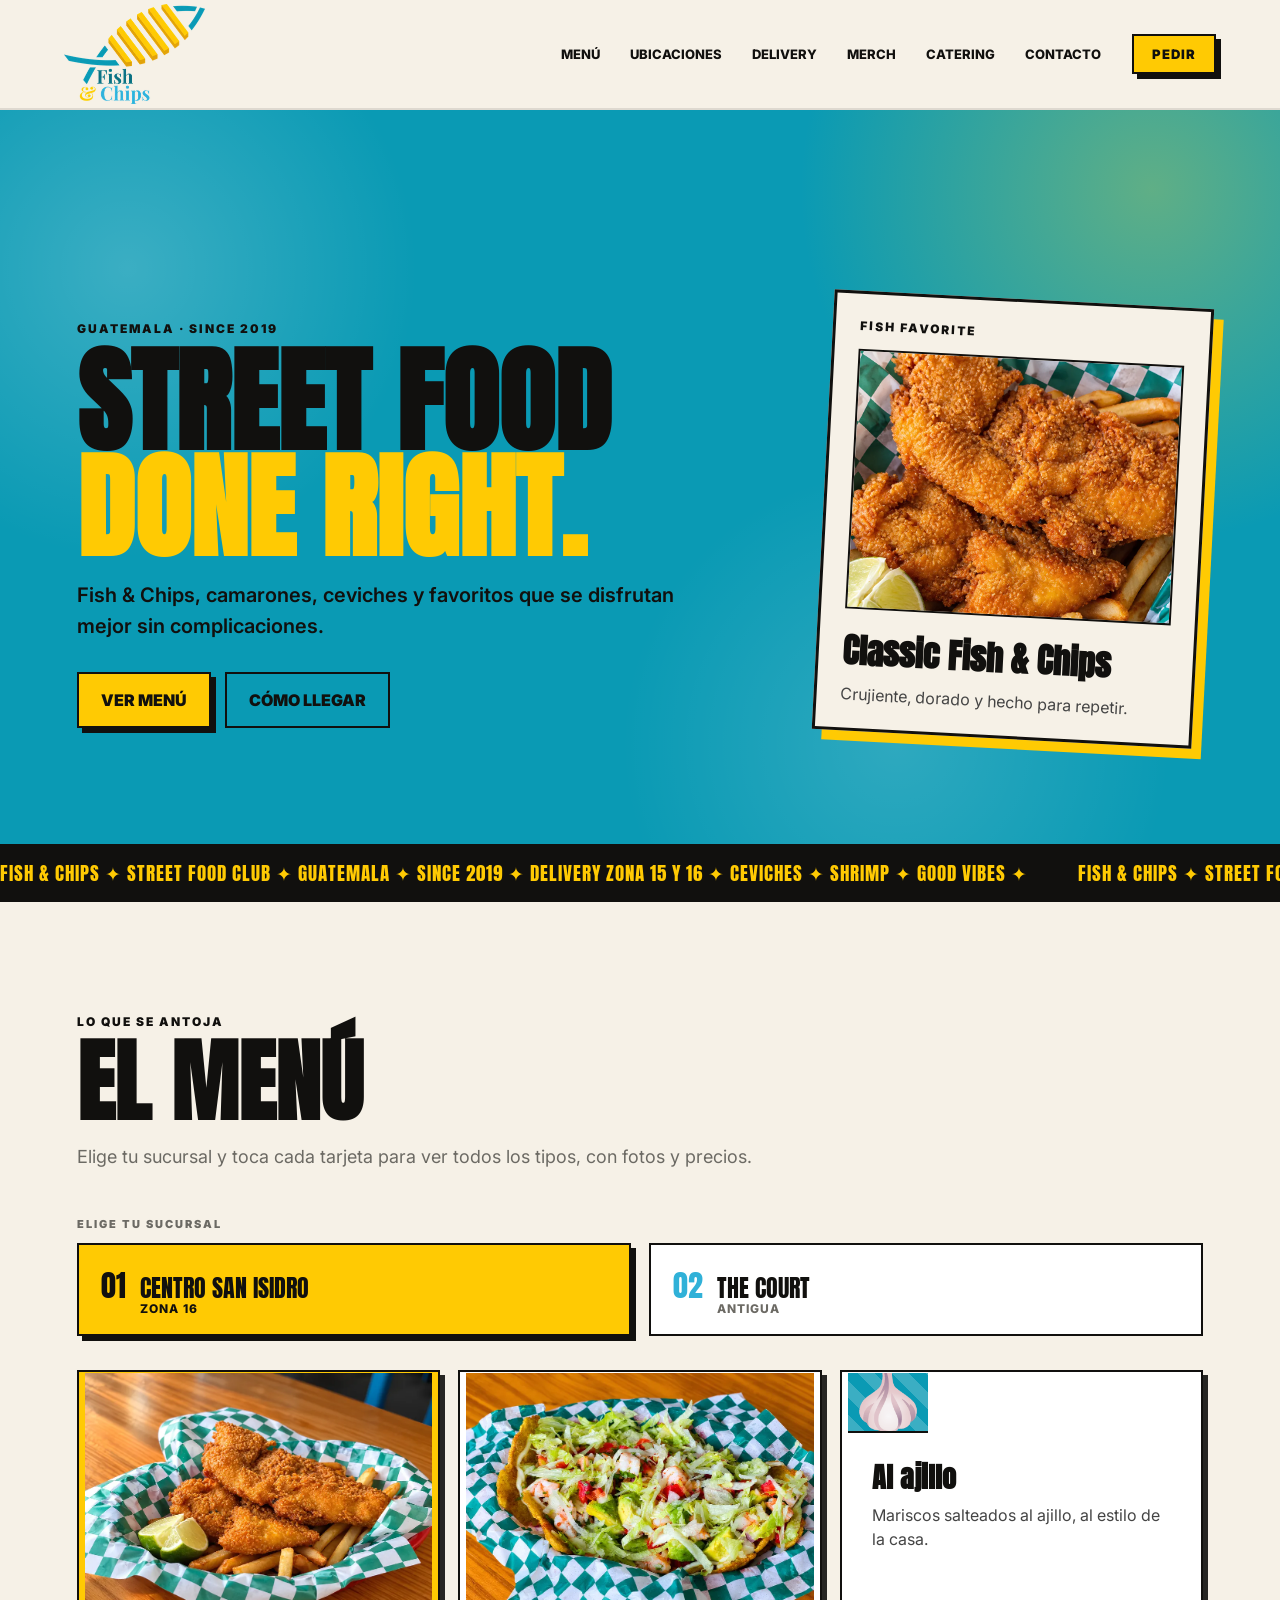
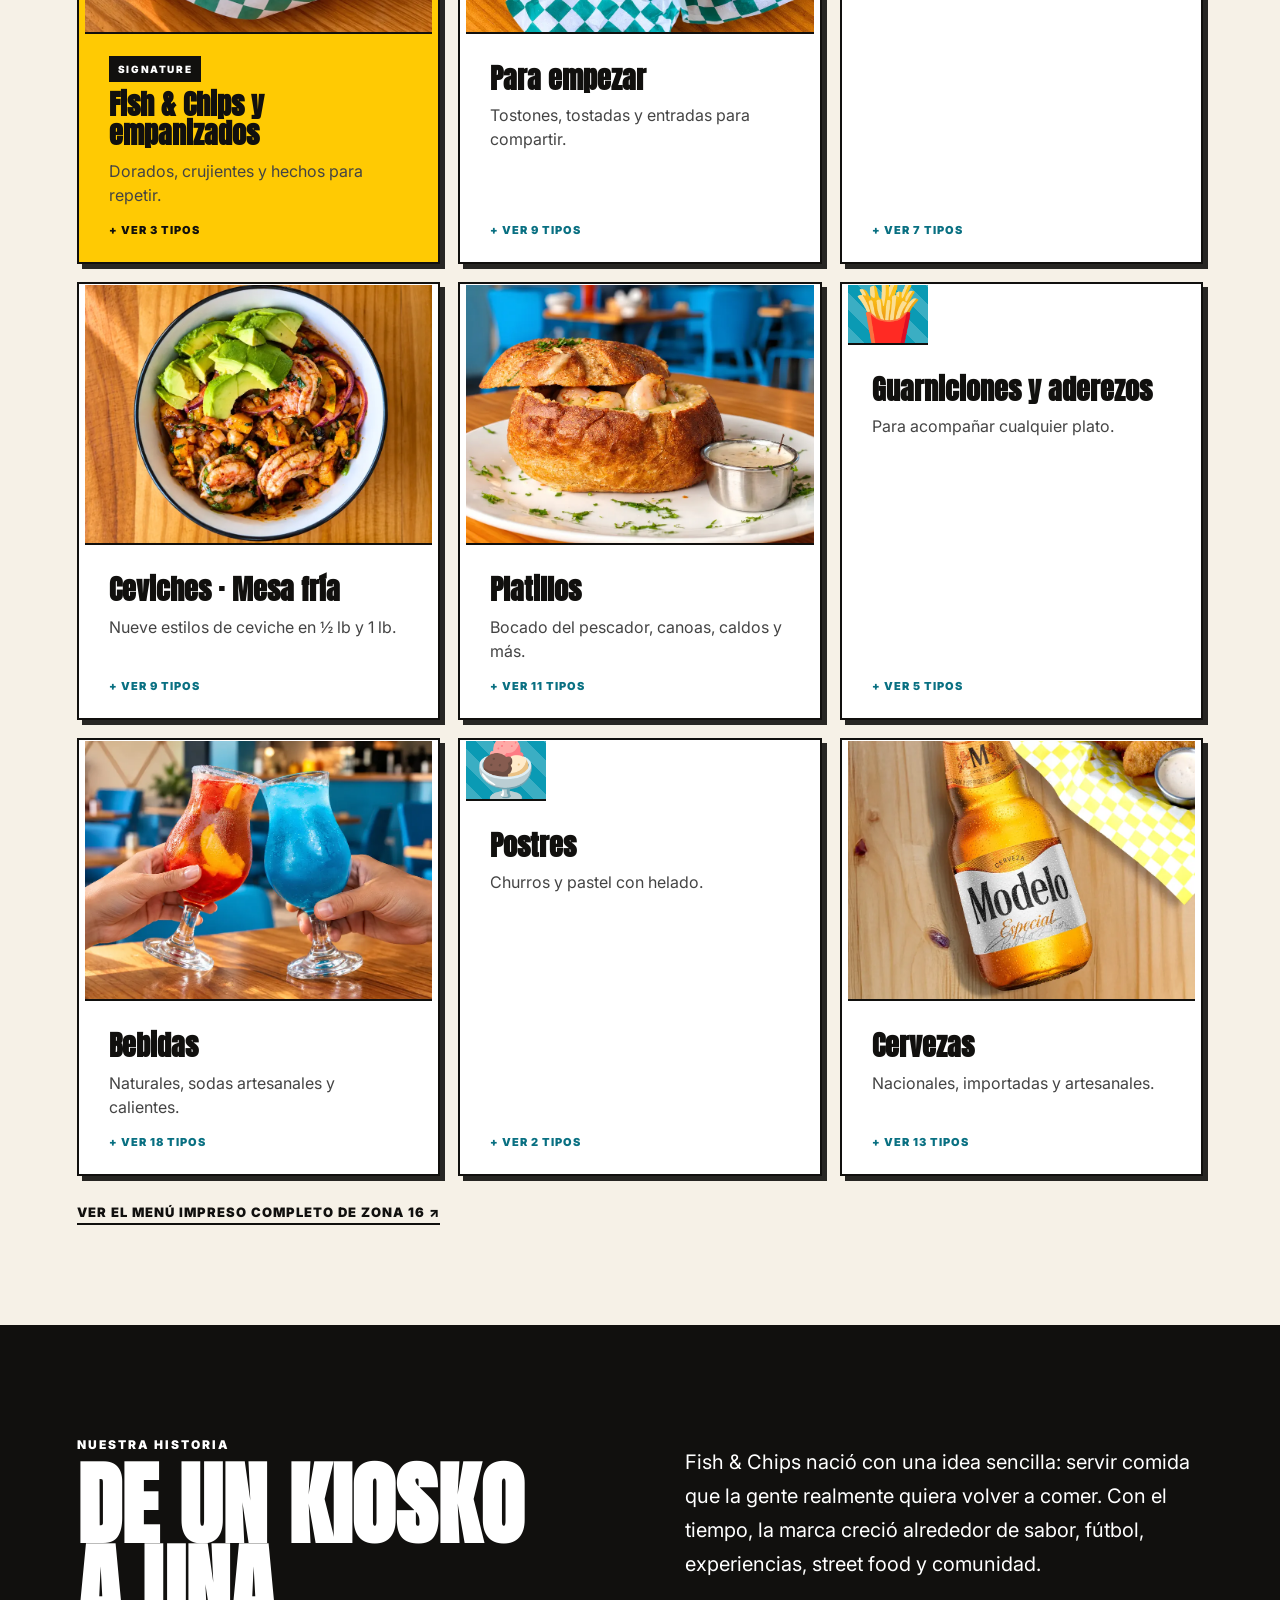
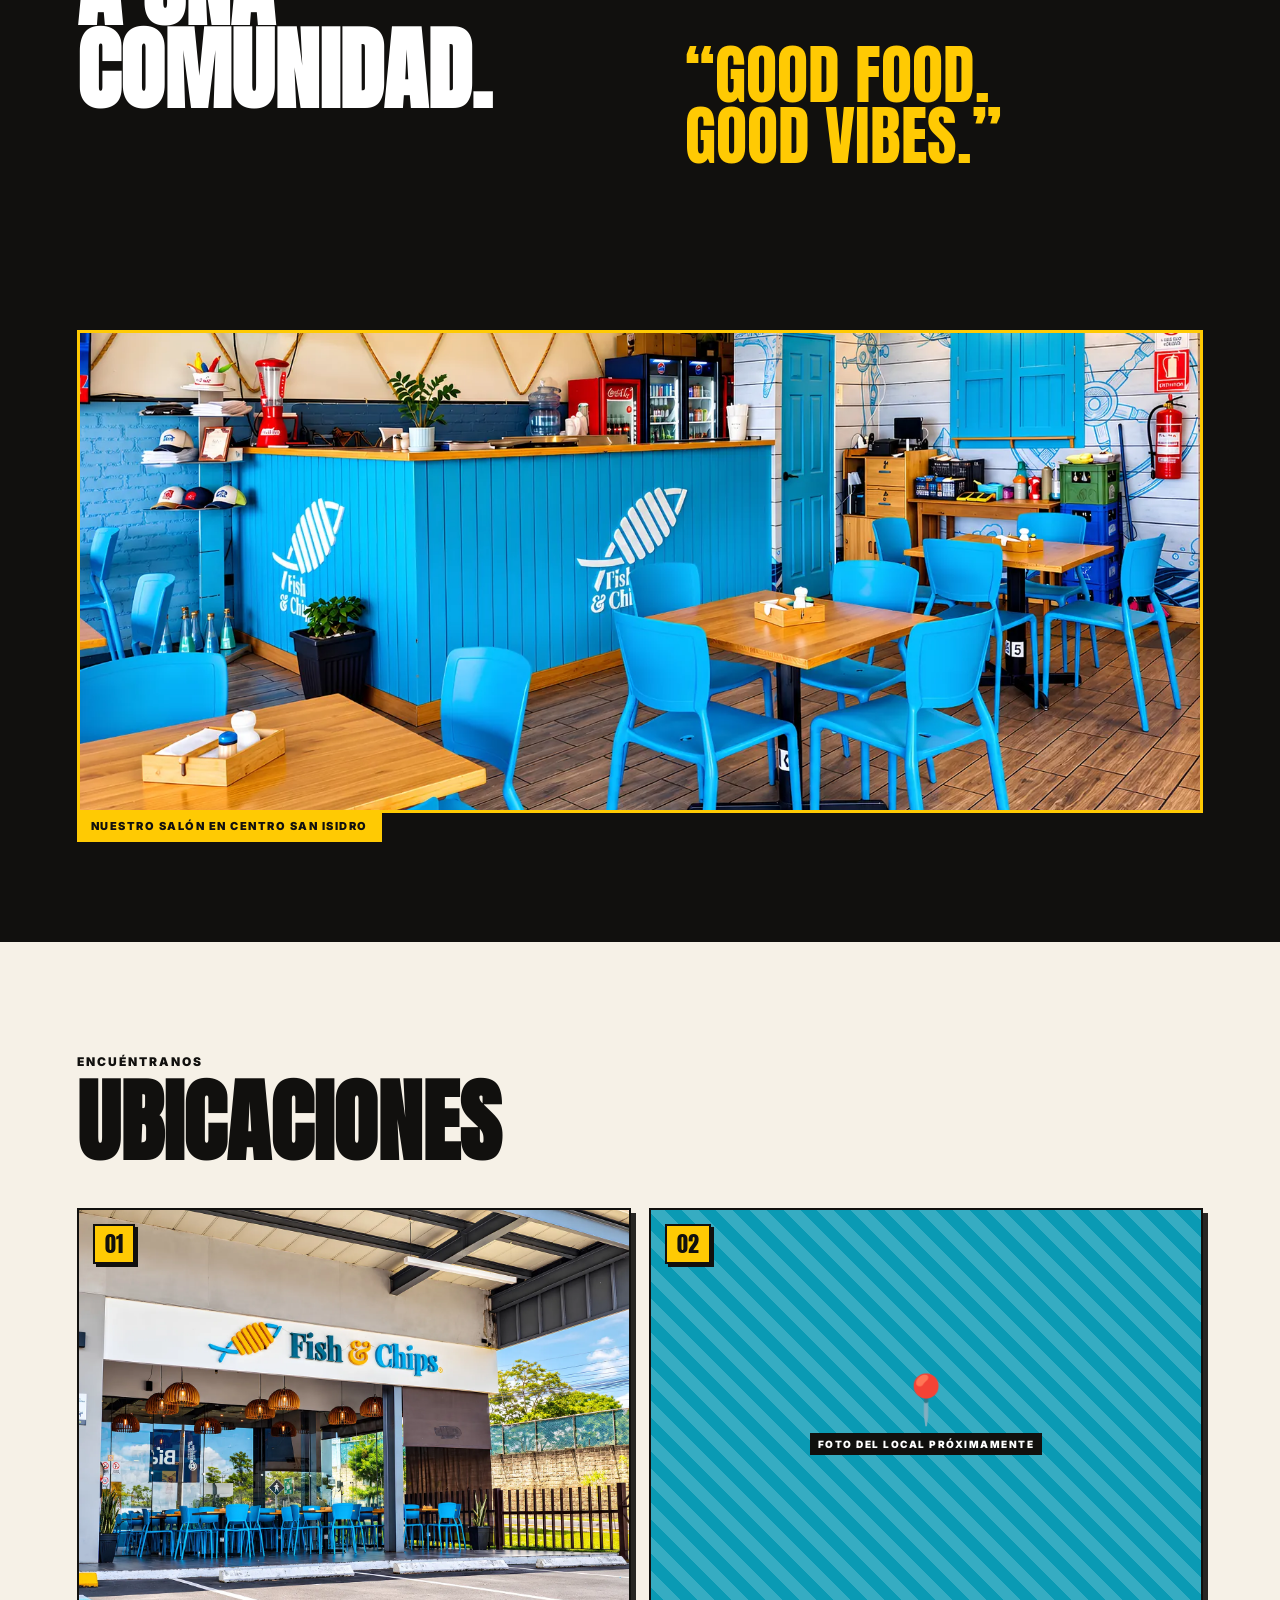
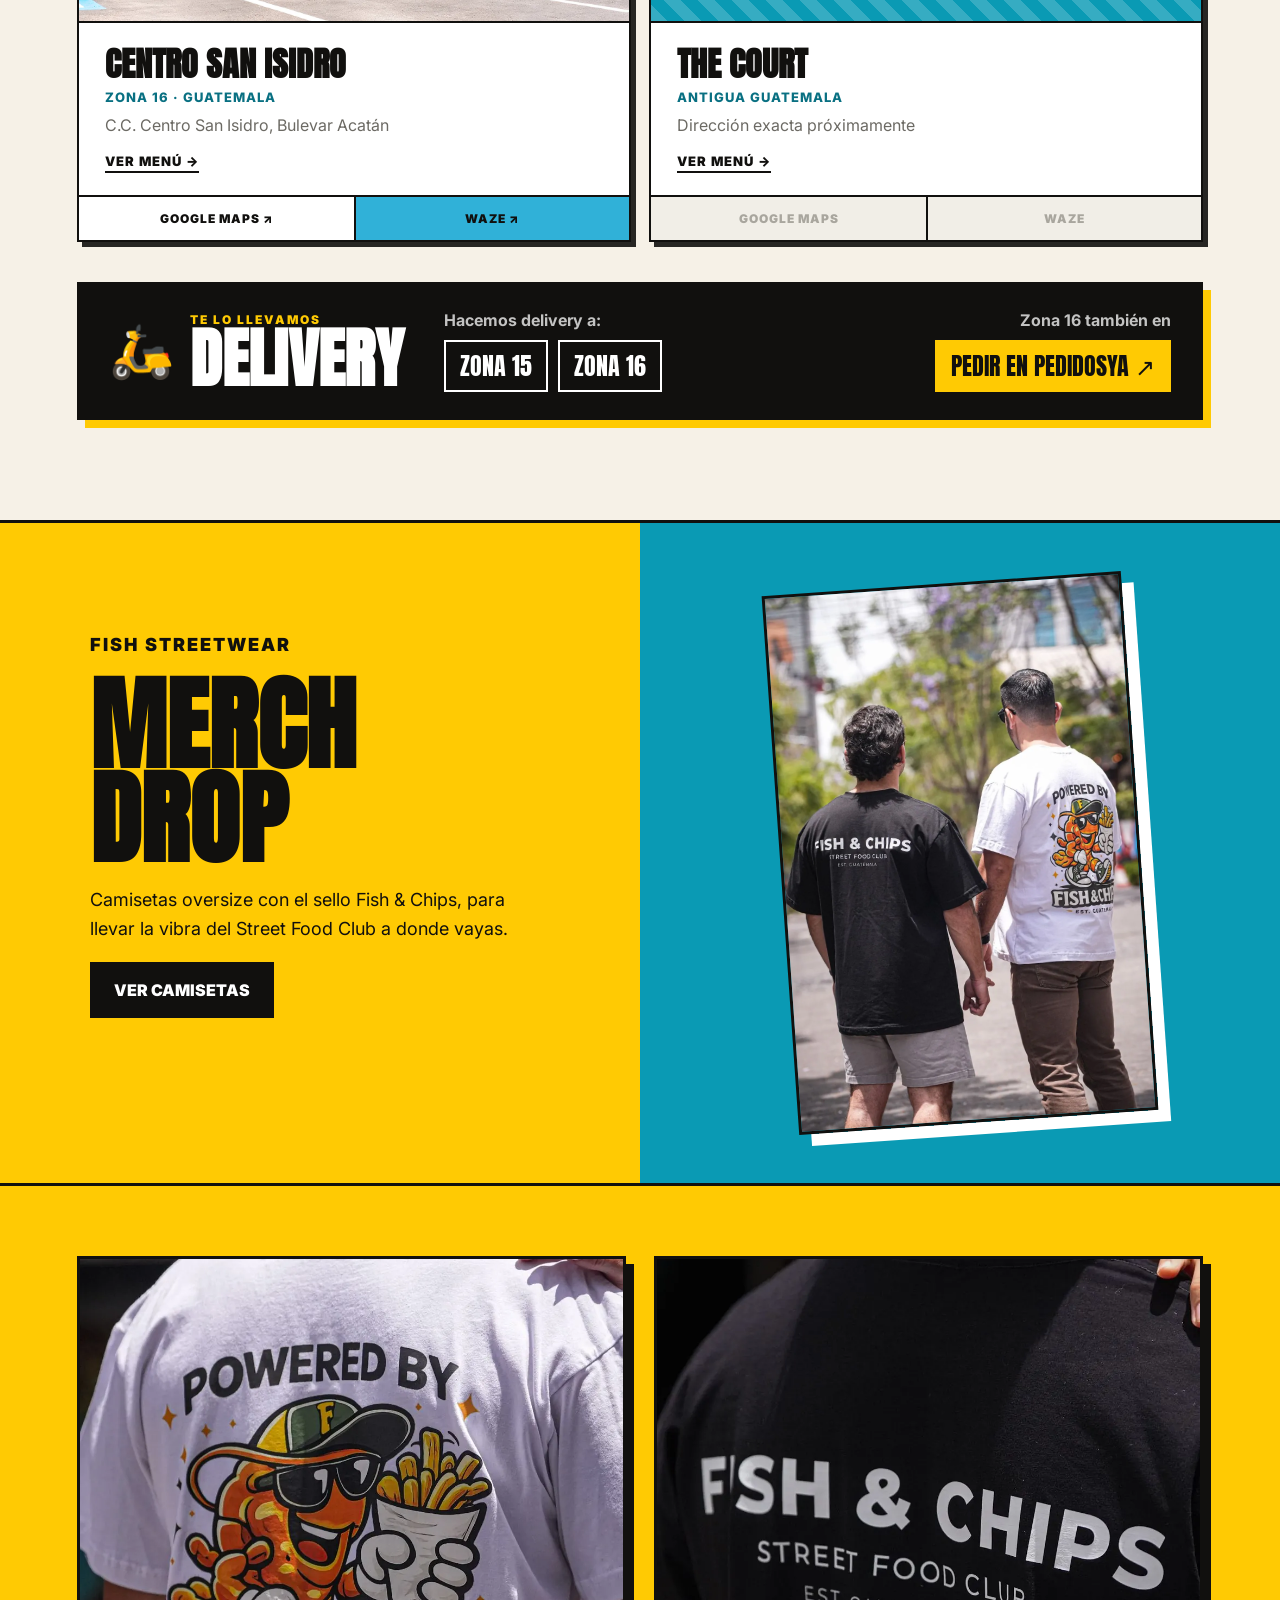
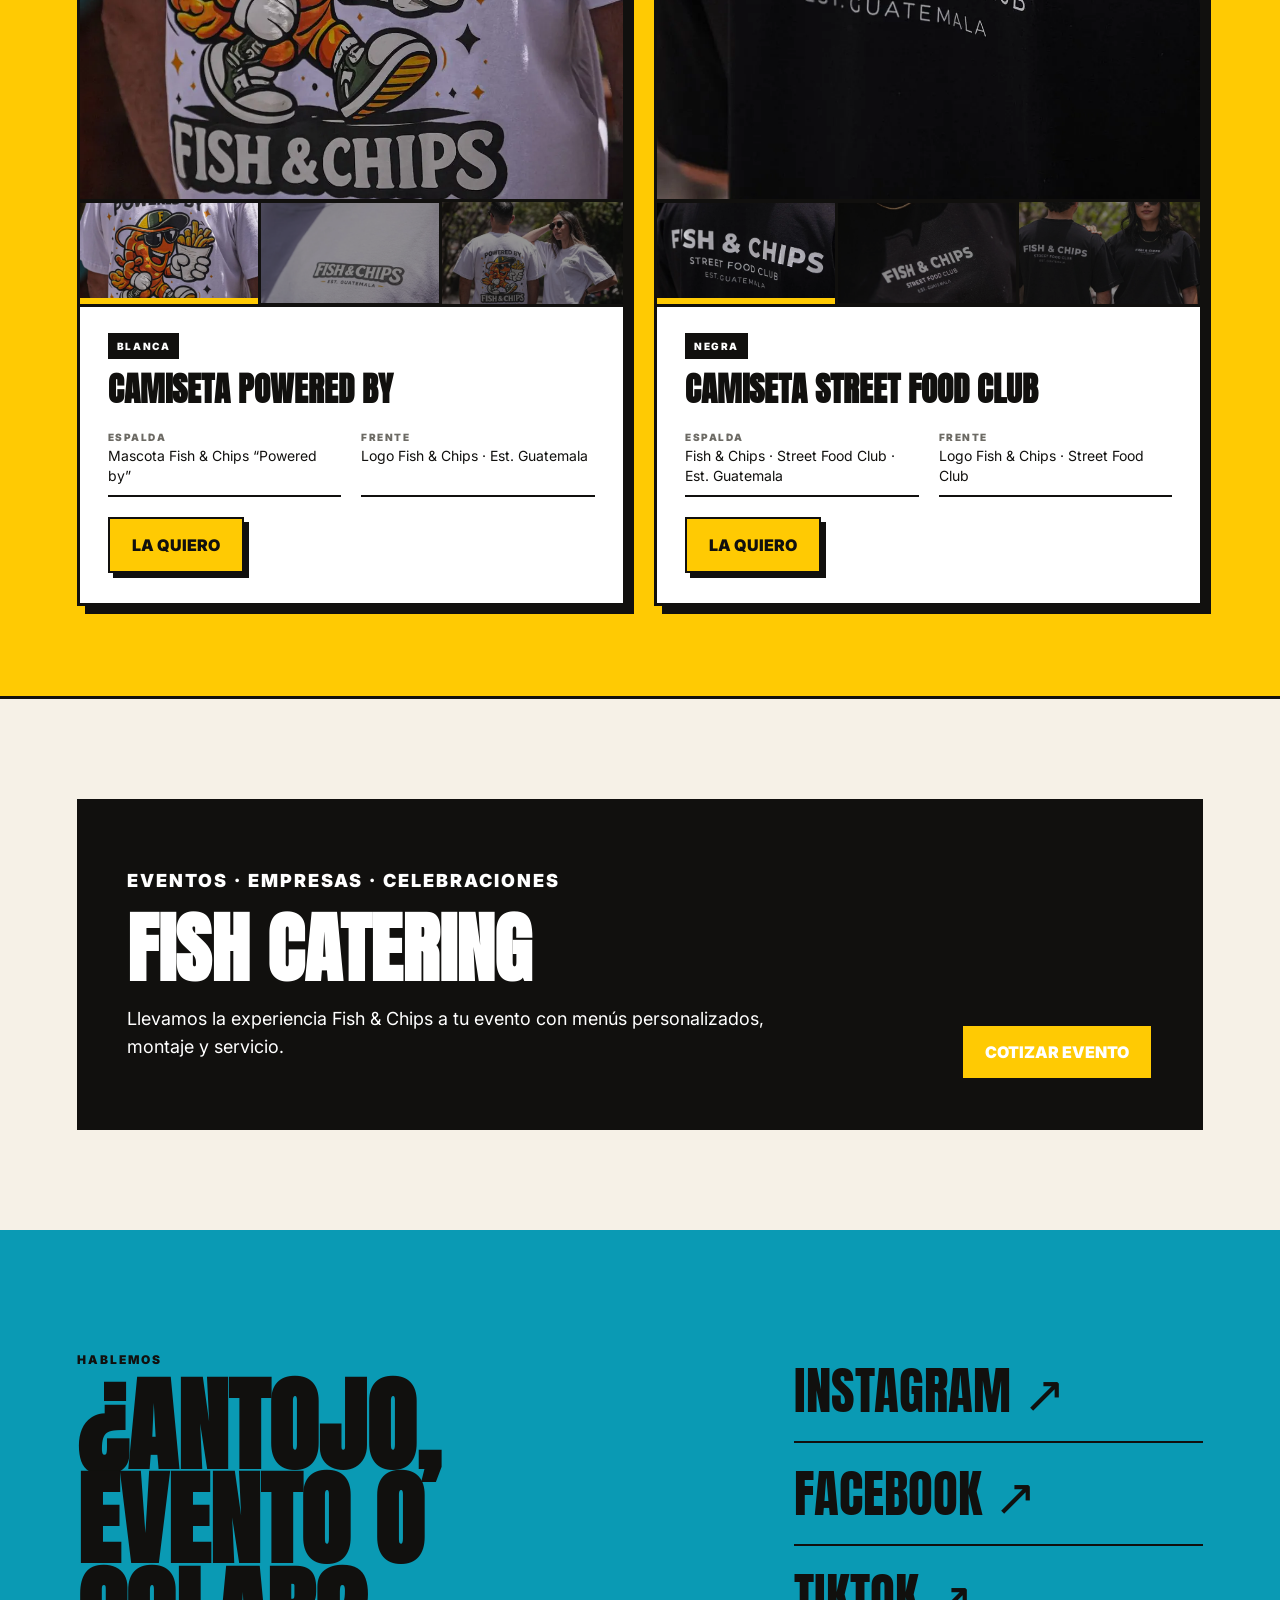
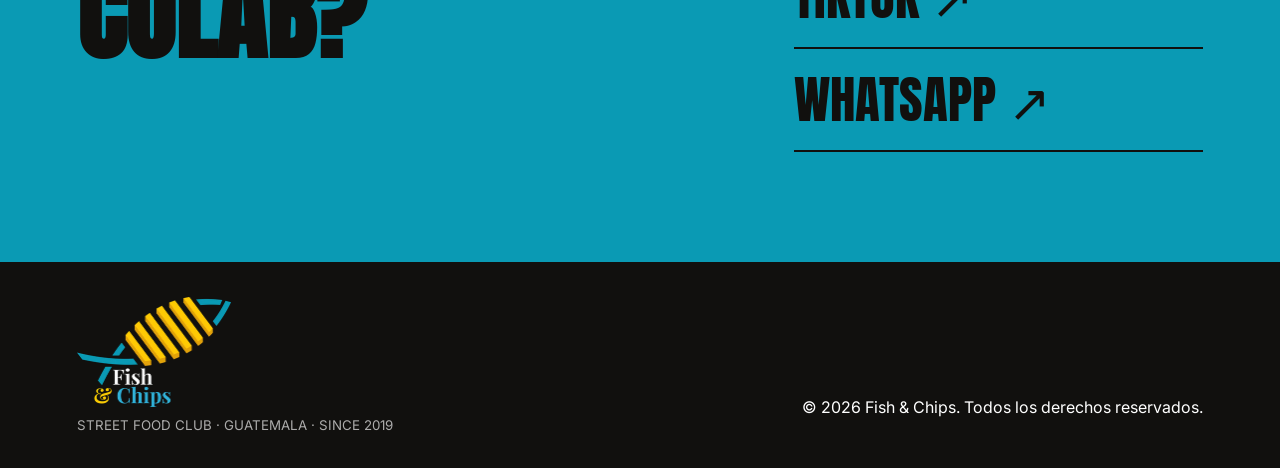
<file: index.html>
<!DOCTYPE html>
<html lang="es">
<head>
  <meta charset="UTF-8" />
  <meta name="viewport" content="width=device-width, initial-scale=1.0" />
  <meta name="description" content="Fish & Chips Guatemala — Street Food Club. Menú, ubicaciones, merch, catering y contacto." />
  <title>Fish & Chips | Street Food Club</title>
  <link rel="canonical" href="https://fishandchipsgt.com/" />
  <meta property="og:type" content="website" />
  <meta property="og:site_name" content="Fish & Chips Guatemala" />
  <meta property="og:locale" content="es_GT" />
  <meta property="og:title" content="Fish & Chips | Street Food Club" />
  <meta property="og:description" content="Fish & Chips, camarones y ceviches en Guatemala. Mira el menú de cada sucursal, delivery a Zona 15 y 16, merch y catering." />
  <meta property="og:url" content="https://fishandchipsgt.com/" />
  <meta property="og:image" content="https://fishandchipsgt.com/assets/img/og-image.jpg" />
  <meta property="og:image:width" content="1200" />
  <meta property="og:image:height" content="630" />
  <meta name="twitter:card" content="summary_large_image" />
  <meta name="theme-color" content="#0a9ab4" />
  <link rel="preconnect" href="https://fonts.googleapis.com">
  <link rel="preconnect" href="https://fonts.gstatic.com" crossorigin>
  <link href="https://fonts.googleapis.com/css2?family=Anton&family=Inter:wght@400;500;600;700;800&display=swap" rel="stylesheet">
  <link rel="stylesheet" href="styles.css?v=20" />
  <link rel="icon" type="image/png" sizes="32x32" href="assets/img/favicon-32.png" />
  <link rel="apple-touch-icon" href="assets/img/apple-touch-icon.png" />
  <script type="application/ld+json">
  {
    "@context": "https://schema.org",
    "@type": "Restaurant",
    "name": "Fish & Chips Guatemala",
    "url": "https://fishandchipsgt.com/",
    "logo": "https://fishandchipsgt.com/assets/img/logo-icon-512.png",
    "image": "https://fishandchipsgt.com/assets/img/og-image.jpg",
    "servesCuisine": ["Mariscos", "Fish and chips", "Ceviches"],
    "hasMenu": "https://fishandchipsgt.com/menu-zona16.html",
    "address": {
      "@type": "PostalAddress",
      "streetAddress": "Centro Comercial Centro San Isidro, Bulevar Acatán, Zona 16",
      "addressLocality": "Ciudad de Guatemala",
      "addressCountry": "GT"
    }
  }
  </script>
</head>
<body>
  <header class="topbar">
    <a href="#inicio" class="brand" aria-label="Fish & Chips">
      <img class="brand-logo" src="assets/img/logo.webp" alt="Fish & Chips" width="281" height="200" />
    </a>
    <nav class="nav" id="nav">
      <a href="#menu">Menú</a>
      <a href="#ubicaciones">Ubicaciones</a>
      <a href="#delivery">Delivery</a>
      <a href="#merch">Merch</a>
      <a href="#catering">Catering</a>
      <a href="#contacto">Contacto</a>
      <div class="nav-mobile-footer">
        <a class="btn btn-primary" href="#delivery">PEDIR DELIVERY</a>
        <p>Delivery a Zona 15 y Zona 16</p>
      </div>
    </nav>
    <div class="topbar-actions">
      <a class="btn btn-primary header-cta" href="#delivery">PEDIR</a>
      <button class="menu-toggle" aria-label="Abrir menú" aria-expanded="false" aria-controls="nav">☰</button>
    </div>
  </header>

  <main>
    <section class="hero" id="inicio">
      <div class="hero-noise"></div>
      <div class="hero-content">
        <p class="eyebrow">GUATEMALA · SINCE 2019</p>
        <h1>STREET FOOD<br><span>DONE RIGHT.</span></h1>
        <p class="hero-copy">Fish & Chips, camarones, ceviches y favoritos que se disfrutan mejor sin complicaciones.</p>
        <div class="hero-actions">
          <a class="btn btn-primary" href="#menu">VER MENÚ</a>
          <a class="btn btn-ghost" href="#ubicaciones">CÓMO LLEGAR</a>
        </div>
      </div>

      <div class="hero-card">
        <div class="hero-card-top">FISH FAVORITE</div>
        <div class="food-visual"><img src="assets/img/hero-fish-and-chips.webp" alt="Orden de fish and chips con papas y aderezo" width="1000" height="1000" fetchpriority="high" /></div>
        <h3>Classic Fish & Chips</h3>
        <p>Crujiente, dorado y hecho para repetir.</p>
      </div>

      <div class="ticker">
        <div class="ticker-track">
          <span>FISH & CHIPS ✦ STREET FOOD CLUB ✦ GUATEMALA ✦ SINCE 2019 ✦ DELIVERY ZONA 15 Y 16 ✦ CEVICHES ✦ SHRIMP ✦ GOOD VIBES ✦</span>
          <span>FISH & CHIPS ✦ STREET FOOD CLUB ✦ GUATEMALA ✦ SINCE 2019 ✦ DELIVERY ZONA 15 Y 16 ✦ CEVICHES ✦ SHRIMP ✦ GOOD VIBES ✦</span>
        </div>
      </div>
    </section>

    <section class="section" id="menu">
      <div class="section-heading">
        <p class="eyebrow">LO QUE SE ANTOJA</p>
        <h2>EL MENÚ</h2>
        <p>Elige tu sucursal y toca cada tarjeta para ver todos los tipos, con fotos y precios.</p>
      </div>

      <p class="branch-label">ELIGE TU SUCURSAL</p>
      <div class="branch-tabs"></div>

      <div class="menu-grid" aria-live="polite">
        <noscript><a class="btn btn-primary" href="menu-zona16.html">VER MENÚ ZONA 16</a></noscript>
      </div>

      <dialog class="dish-dialog" aria-labelledby="dish-title"></dialog>
    </section>

    <section class="story">
      <div class="story-left">
        <p class="eyebrow">NUESTRA HISTORIA</p>
        <h2>DE UN KIOSKO<br>A UNA COMUNIDAD.</h2>
      </div>
      <div class="story-right">
        <p>Fish & Chips nació con una idea sencilla: servir comida que la gente realmente quiera volver a comer. Con el tiempo, la marca creció alrededor de sabor, fútbol, experiencias, street food y comunidad.</p>
        <p class="big-quote">“GOOD FOOD.<br>GOOD VIBES.”</p>
      </div>
      <figure class="story-photo">
        <img src="assets/local-zona16/interior.webp" alt="Interior del restaurante Fish & Chips, con mesas de madera y sillas azules" width="1600" height="1200" loading="lazy" />
        <figcaption>Nuestro salón en Centro San Isidro</figcaption>
      </figure>
    </section>

    <section class="section locations" id="ubicaciones">
      <div class="section-heading">
        <p class="eyebrow">ENCUÉNTRANOS</p>
        <h2>UBICACIONES</h2>
      </div>

      <div class="location-grid">
        <article class="location-card">
          <div class="location-photo">
            <span class="location-number">01</span>
            <img src="assets/local-zona16/exterior.webp" alt="Fachada del local Fish & Chips en Centro San Isidro, Zona 16, con terraza y sillas azules" width="1600" height="1200" loading="lazy" />
          </div>
          <div class="location-body">
            <h3>Centro San Isidro</h3>
            <p class="location-zone">Zona 16 · Guatemala</p>
            <p class="location-address">C.C. Centro San Isidro, Bulevar Acatán</p>
            <a class="location-menu-link" href="?sucursal=san-isidro#menu">VER MENÚ →</a>
          </div>
          <div class="map-buttons">
            <a class="map-btn map-google" href="https://www.google.com/maps/search/?api=1&query=Centro%20Comercial%20Centro%20San%20Isidro%2C%20Zona%2016%2C%20Guatemala" target="_blank" rel="noopener">GOOGLE MAPS ↗</a>
            <a class="map-btn map-waze" href="https://waze.com/ul?q=Centro%20Comercial%20Centro%20San%20Isidro%2C%20Zona%2016%2C%20Guatemala&navigate=yes" target="_blank" rel="noopener">WAZE ↗</a>
          </div>
        </article>

        <article class="location-card">
          <div class="location-photo">
            <span class="location-number">02</span>
            <!-- Foto del local: reemplazar este bloque por <img src="assets/locales/ARCHIVO.webp" alt="Local The Court en Antigua" loading="lazy" /> -->
            <div class="location-photo-empty"><span>📍</span><small>FOTO DEL LOCAL PRÓXIMAMENTE</small></div>
          </div>
          <div class="location-body">
            <h3>The Court</h3>
            <p class="location-zone">Antigua Guatemala</p>
            <p class="location-address">Dirección exacta próximamente</p>
            <a class="location-menu-link" href="?sucursal=antigua#menu">VER MENÚ →</a>
          </div>
          <div class="map-buttons">
            <span class="map-btn is-pending">GOOGLE MAPS</span>
            <span class="map-btn is-pending">WAZE</span>
          </div>
        </article>
      </div>

      <div class="delivery-box" id="delivery">
        <div class="delivery-title">
          <span class="delivery-icon">🛵</span>
          <div>
            <p class="eyebrow">TE LO LLEVAMOS</p>
            <h3>DELIVERY</h3>
          </div>
        </div>
        <div class="delivery-zones">
          <p>Hacemos delivery a:</p>
          <div class="zone-chips"><span>ZONA 15</span><span>ZONA 16</span></div>
        </div>
        <div class="delivery-apps">
          <p>Zona 16 también en</p>
          <a class="delivery-badge" href="https://www.pedidosya.com.gt/restaurantes/ciudad-de-guatemala/fish-and-chips-zona-16-7887404a-e4aa-4456-867c-0b0d570b50bc-menu" target="_blank" rel="noopener">PEDIR EN PEDIDOSYA ↗</a>
        </div>
      </div>
    </section>

    <section class="merch" id="merch">
      <div class="merch-copy">
        <p class="eyebrow">FISH STREETWEAR</p>
        <h2>MERCH<br>DROP</h2>
        <p>Camisetas oversize con el sello Fish & Chips, para llevar la vibra del Street Food Club a donde vayas.</p>
        <a class="btn btn-dark" href="#merch-productos">VER CAMISETAS</a>
      </div>
      <div class="merch-visual">
        <img class="merch-hero-photo" src="assets/merch/coleccion.webp" alt="Camisetas Fish & Chips negra y blanca, vistas de espalda" loading="lazy" />
      </div>

      <div class="merch-products" id="merch-productos">
        <article class="product-card">
          <div class="product-gallery">
            <img class="product-main" src="assets/merch/powered-by-espalda.webp" alt="Camiseta blanca Powered By, espalda" loading="lazy" />
            <div class="product-thumbs">
              <button type="button" class="active" data-src="assets/merch/powered-by-espalda.webp" data-alt="Camiseta blanca Powered By, espalda"><img src="assets/merch/powered-by-espalda.webp" alt="" loading="lazy" /></button>
              <button type="button" data-src="assets/merch/powered-by-frente.webp" data-alt="Camiseta blanca Powered By, logo al frente"><img src="assets/merch/powered-by-frente.webp" alt="" loading="lazy" /></button>
              <button type="button" data-src="assets/merch/powered-by-puesta.webp" data-alt="Camiseta blanca Powered By puesta"><img src="assets/merch/powered-by-puesta.webp" alt="" loading="lazy" /></button>
            </div>
          </div>
          <div class="product-info">
            <span class="tag">BLANCA</span>
            <h3>Camiseta Powered By</h3>
            <ul class="product-details">
              <li><b>Espalda</b><span>Mascota Fish & Chips “Powered by”</span></li>
              <li><b>Frente</b><span>Logo Fish & Chips · Est. Guatemala</span></li>
            </ul>
            <a class="btn btn-primary" href="#contacto">LA QUIERO</a>
          </div>
        </article>

        <article class="product-card">
          <div class="product-gallery">
            <img class="product-main" src="assets/merch/street-food-club-espalda.webp" alt="Camiseta negra Street Food Club, espalda" loading="lazy" />
            <div class="product-thumbs">
              <button type="button" class="active" data-src="assets/merch/street-food-club-espalda.webp" data-alt="Camiseta negra Street Food Club, espalda"><img src="assets/merch/street-food-club-espalda.webp" alt="" loading="lazy" /></button>
              <button type="button" data-src="assets/merch/street-food-club-frente.webp" data-alt="Camiseta negra Street Food Club, logo al frente"><img src="assets/merch/street-food-club-frente.webp" alt="" loading="lazy" /></button>
              <button type="button" data-src="assets/merch/street-food-club-puesta.webp" data-alt="Camiseta negra Street Food Club puesta"><img src="assets/merch/street-food-club-puesta.webp" alt="" loading="lazy" /></button>
            </div>
          </div>
          <div class="product-info">
            <span class="tag">NEGRA</span>
            <h3>Camiseta Street Food Club</h3>
            <ul class="product-details">
              <li><b>Espalda</b><span>Fish & Chips · Street Food Club · Est. Guatemala</span></li>
              <li><b>Frente</b><span>Logo Fish & Chips · Street Food Club</span></li>
            </ul>
            <a class="btn btn-primary" href="#contacto">LA QUIERO</a>
          </div>
        </article>
      </div>
    </section>

    <section class="section catering" id="catering">
      <div class="catering-box">
        <div>
          <p class="eyebrow">EVENTOS · EMPRESAS · CELEBRACIONES</p>
          <h2>FISH CATERING</h2>
          <p>Llevamos la experiencia Fish & Chips a tu evento con menús personalizados, montaje y servicio.</p>
        </div>
        <a class="btn btn-primary" href="https://wa.me/" target="_blank" rel="noopener">COTIZAR EVENTO</a>
      </div>
    </section>

    <section class="contact" id="contacto">
      <div>
        <p class="eyebrow">HABLEMOS</p>
        <h2>¿ANTOJO,<br>EVENTO O COLAB?</h2>
      </div>
      <div class="contact-links">
        <a href="https://instagram.com/" target="_blank" rel="noopener">INSTAGRAM ↗</a>
        <a href="https://facebook.com/" target="_blank" rel="noopener">FACEBOOK ↗</a>
        <a href="https://tiktok.com/" target="_blank" rel="noopener">TIKTOK ↗</a>
        <a href="https://wa.me/" target="_blank" rel="noopener">WHATSAPP ↗</a>
      </div>
    </section>
  </main>

  <footer>
    <div class="footer-brand">
      <img class="footer-logo" src="assets/img/logo-footer.webp" alt="Fish & Chips" width="309" height="220" loading="lazy" />
      <small>STREET FOOD CLUB · GUATEMALA · SINCE 2019</small>
    </div>
    <p>© <span id="year"></span> Fish & Chips. Todos los derechos reservados.</p>
  </footer>

  <script src="script.js?v=5"></script>
  <script src="menu-data.js?v=8"></script>
  <script src="menu.js?v=4"></script>
</body>
</html>
</file>
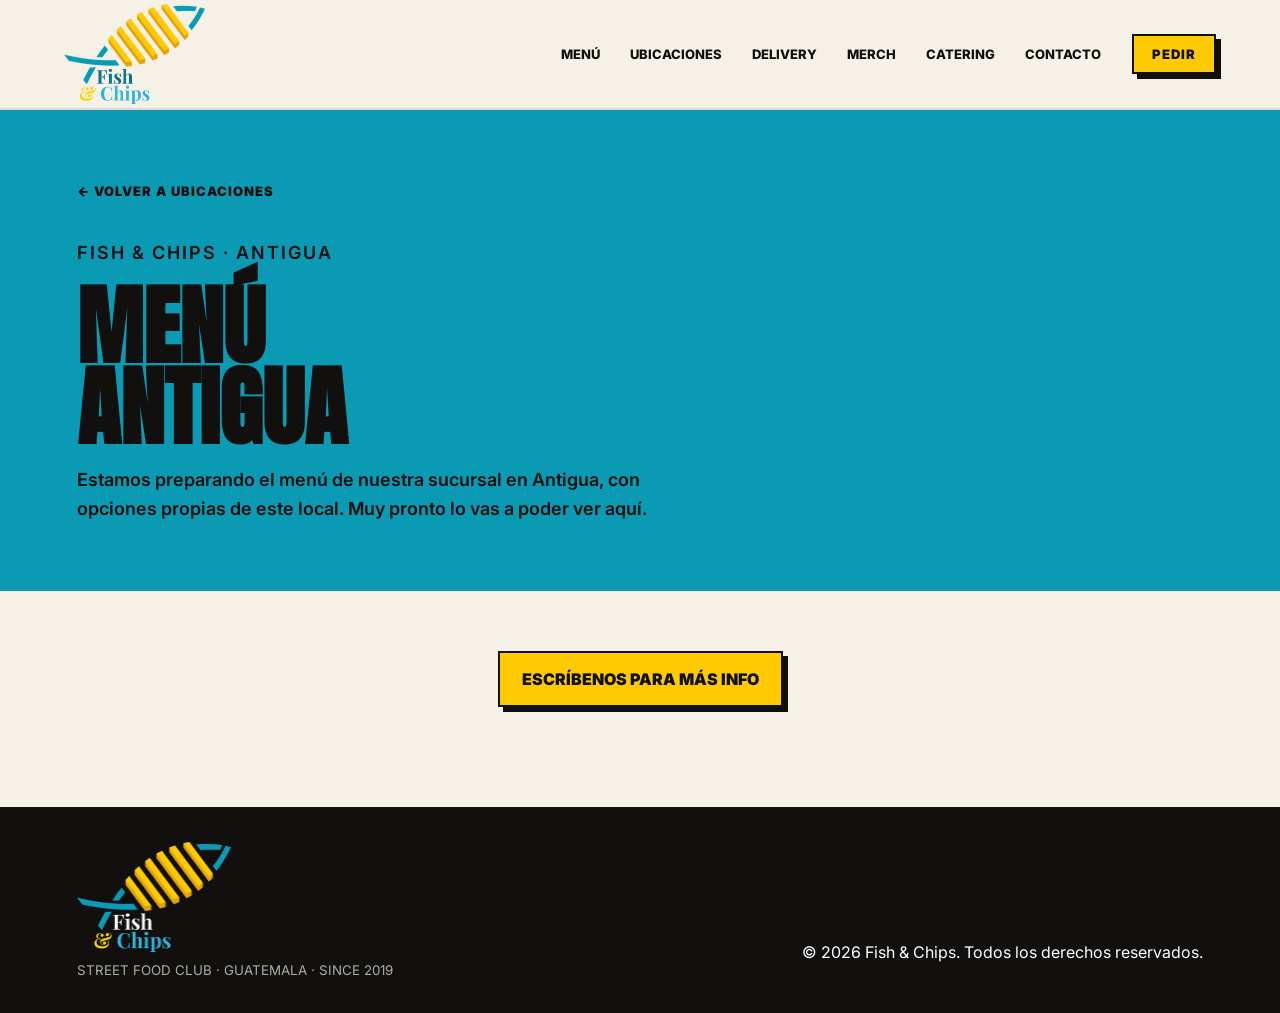
<file: menu-antigua.html>
<!DOCTYPE html>
<html lang="es">
<head>
  <meta charset="UTF-8" />
  <meta name="viewport" content="width=device-width, initial-scale=1.0" />
  <meta name="description" content="Menú de Fish & Chips Antigua Guatemala. Muy pronto." />
  <title>Menú Antigua | Fish & Chips</title>
  <link rel="canonical" href="https://fishandchipsgt.com/menu-antigua.html" />
  <meta property="og:type" content="website" />
  <meta property="og:site_name" content="Fish & Chips Guatemala" />
  <meta property="og:locale" content="es_GT" />
  <meta property="og:title" content="Menú Antigua | Fish & Chips" />
  <meta property="og:description" content="Menú de Fish & Chips en Antigua Guatemala. Muy pronto." />
  <meta property="og:url" content="https://fishandchipsgt.com/menu-antigua.html" />
  <meta property="og:image" content="https://fishandchipsgt.com/assets/img/og-image.jpg" />
  <meta property="og:image:width" content="1200" />
  <meta property="og:image:height" content="630" />
  <meta name="twitter:card" content="summary_large_image" />
  <meta name="theme-color" content="#0a9ab4" />
  <link rel="preconnect" href="https://fonts.googleapis.com">
  <link rel="preconnect" href="https://fonts.gstatic.com" crossorigin>
  <link href="https://fonts.googleapis.com/css2?family=Anton&family=Inter:wght@400;500;600;700;800&display=swap" rel="stylesheet">
  <link rel="stylesheet" href="styles.css?v=20" />
  <link rel="icon" type="image/png" sizes="32x32" href="assets/img/favicon-32.png" />
  <link rel="apple-touch-icon" href="assets/img/apple-touch-icon.png" />
</head>
<body>
  <header class="topbar">
    <a href="index.html" class="brand" aria-label="Fish & Chips">
      <img class="brand-logo" src="assets/img/logo.webp" alt="Fish & Chips" width="281" height="200" />
    </a>
    <nav class="nav" id="nav">
      <a href="index.html#menu">Menú</a>
      <a href="index.html#ubicaciones">Ubicaciones</a>
      <a href="index.html#delivery">Delivery</a>
      <a href="index.html#merch">Merch</a>
      <a href="index.html#catering">Catering</a>
      <a href="index.html#contacto">Contacto</a>
      <div class="nav-mobile-footer">
        <a class="btn btn-primary" href="index.html#delivery">PEDIR DELIVERY</a>
        <p>Delivery a Zona 15 y Zona 16</p>
      </div>
    </nav>
    <div class="topbar-actions">
      <a class="btn btn-primary header-cta" href="index.html#delivery">PEDIR</a>
      <button class="menu-toggle" aria-label="Abrir menú" aria-expanded="false" aria-controls="nav">☰</button>
    </div>
  </header>

  <main>
    <section class="page-header">
      <a class="back-link" href="index.html#ubicaciones">← Volver a ubicaciones</a>
      <p class="eyebrow">FISH & CHIPS · ANTIGUA</p>
      <h1>MENÚ<br>ANTIGUA</h1>
      <p>Estamos preparando el menú de nuestra sucursal en Antigua, con opciones propias de este local. Muy pronto lo vas a poder ver aquí.</p>
    </section>

    <section class="menu-page menu-page-empty">
      <a class="btn btn-primary" href="index.html#contacto">ESCRÍBENOS PARA MÁS INFO</a>
    </section>
  </main>

  <footer>
    <div class="footer-brand">
      <img class="footer-logo" src="assets/img/logo-footer.webp" alt="Fish & Chips" width="309" height="220" loading="lazy" />
      <small>STREET FOOD CLUB · GUATEMALA · SINCE 2019</small>
    </div>
    <p>© <span id="year"></span> Fish & Chips. Todos los derechos reservados.</p>
  </footer>

  <script src="script.js?v=5"></script>
</body>
</html>
</file>
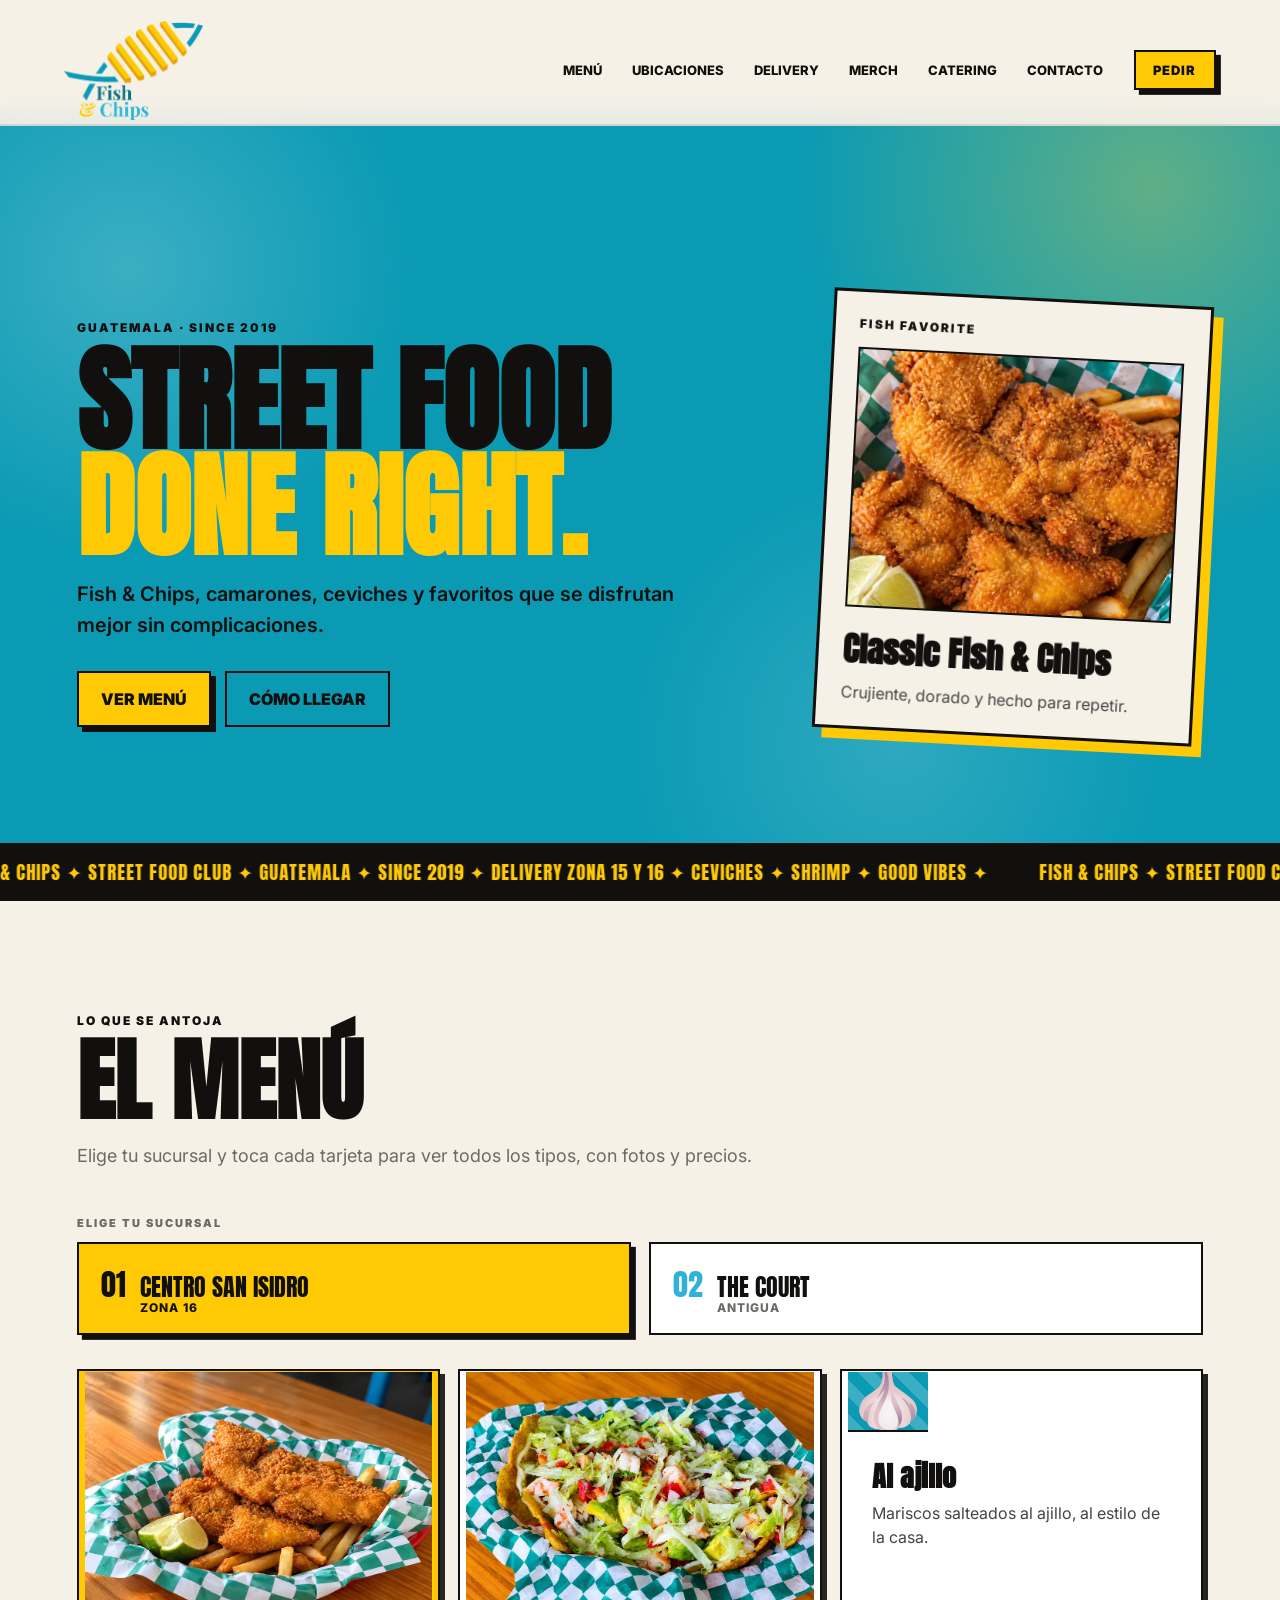
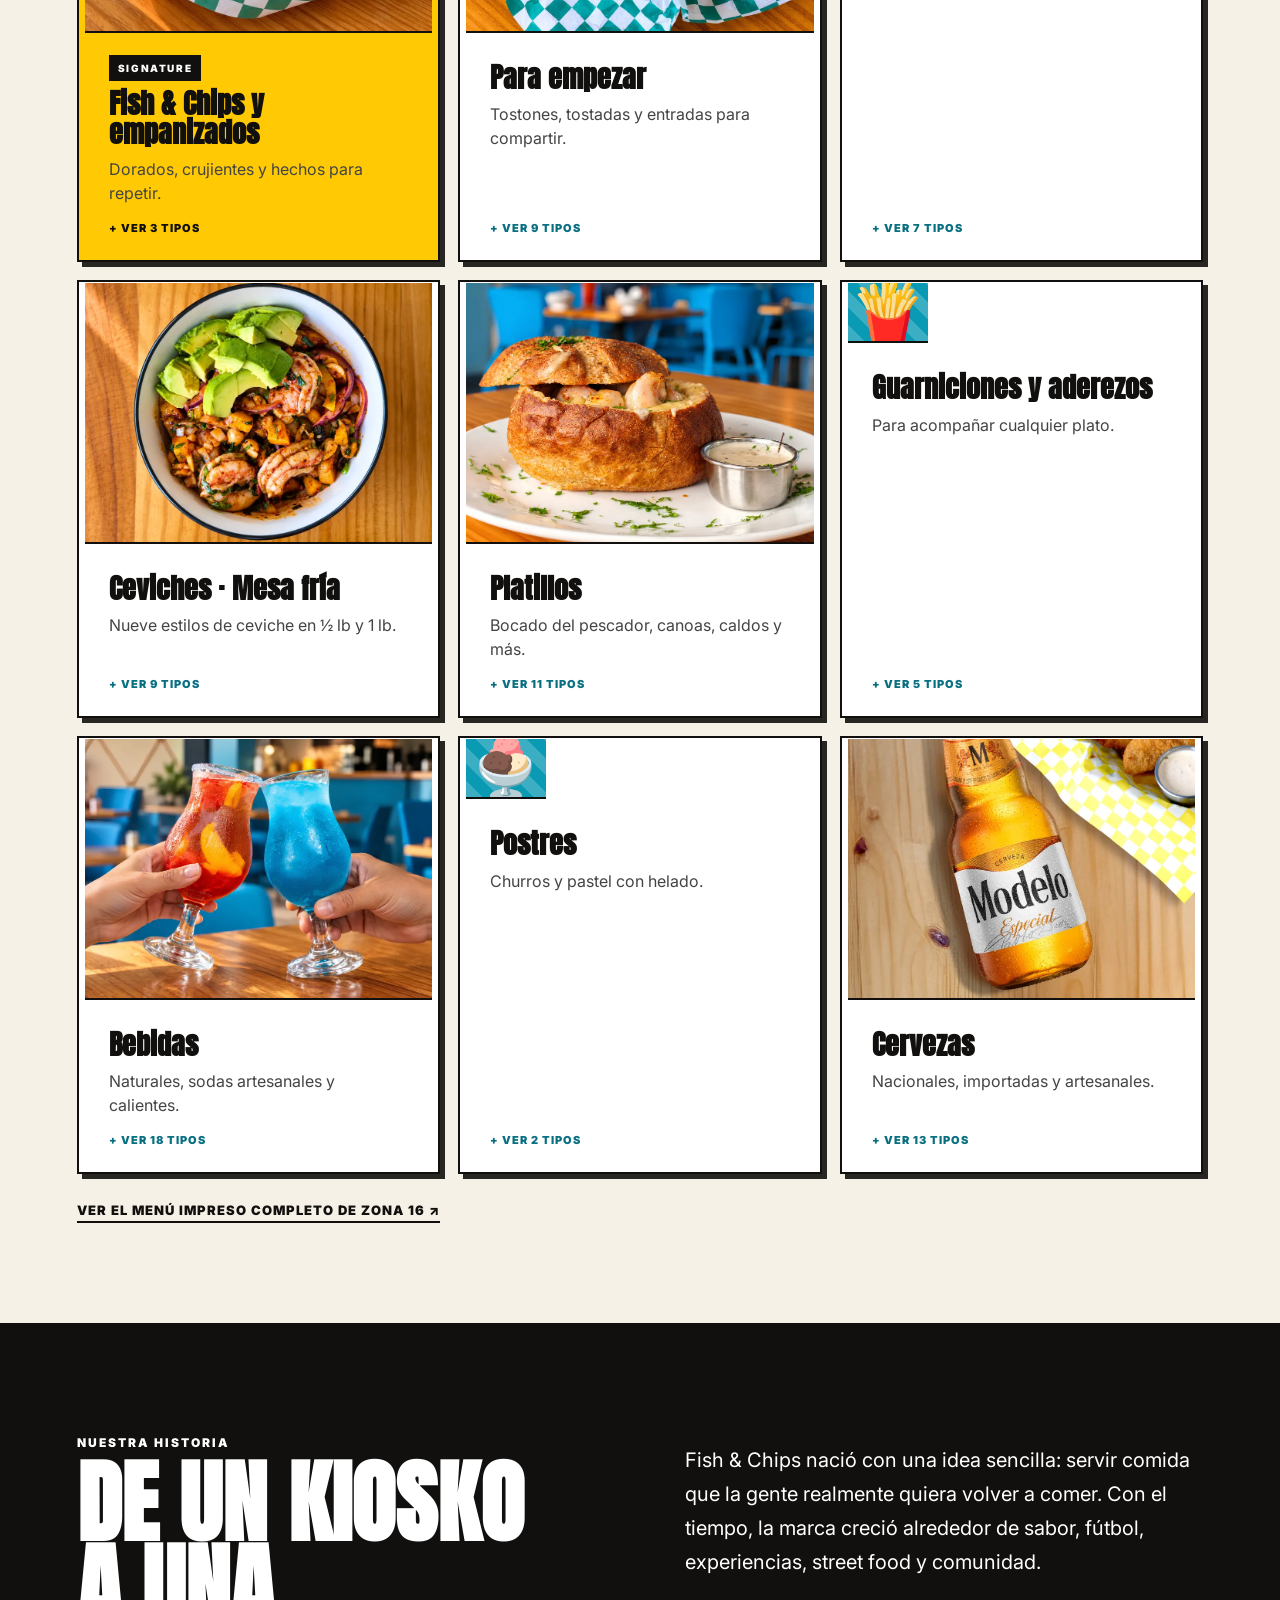
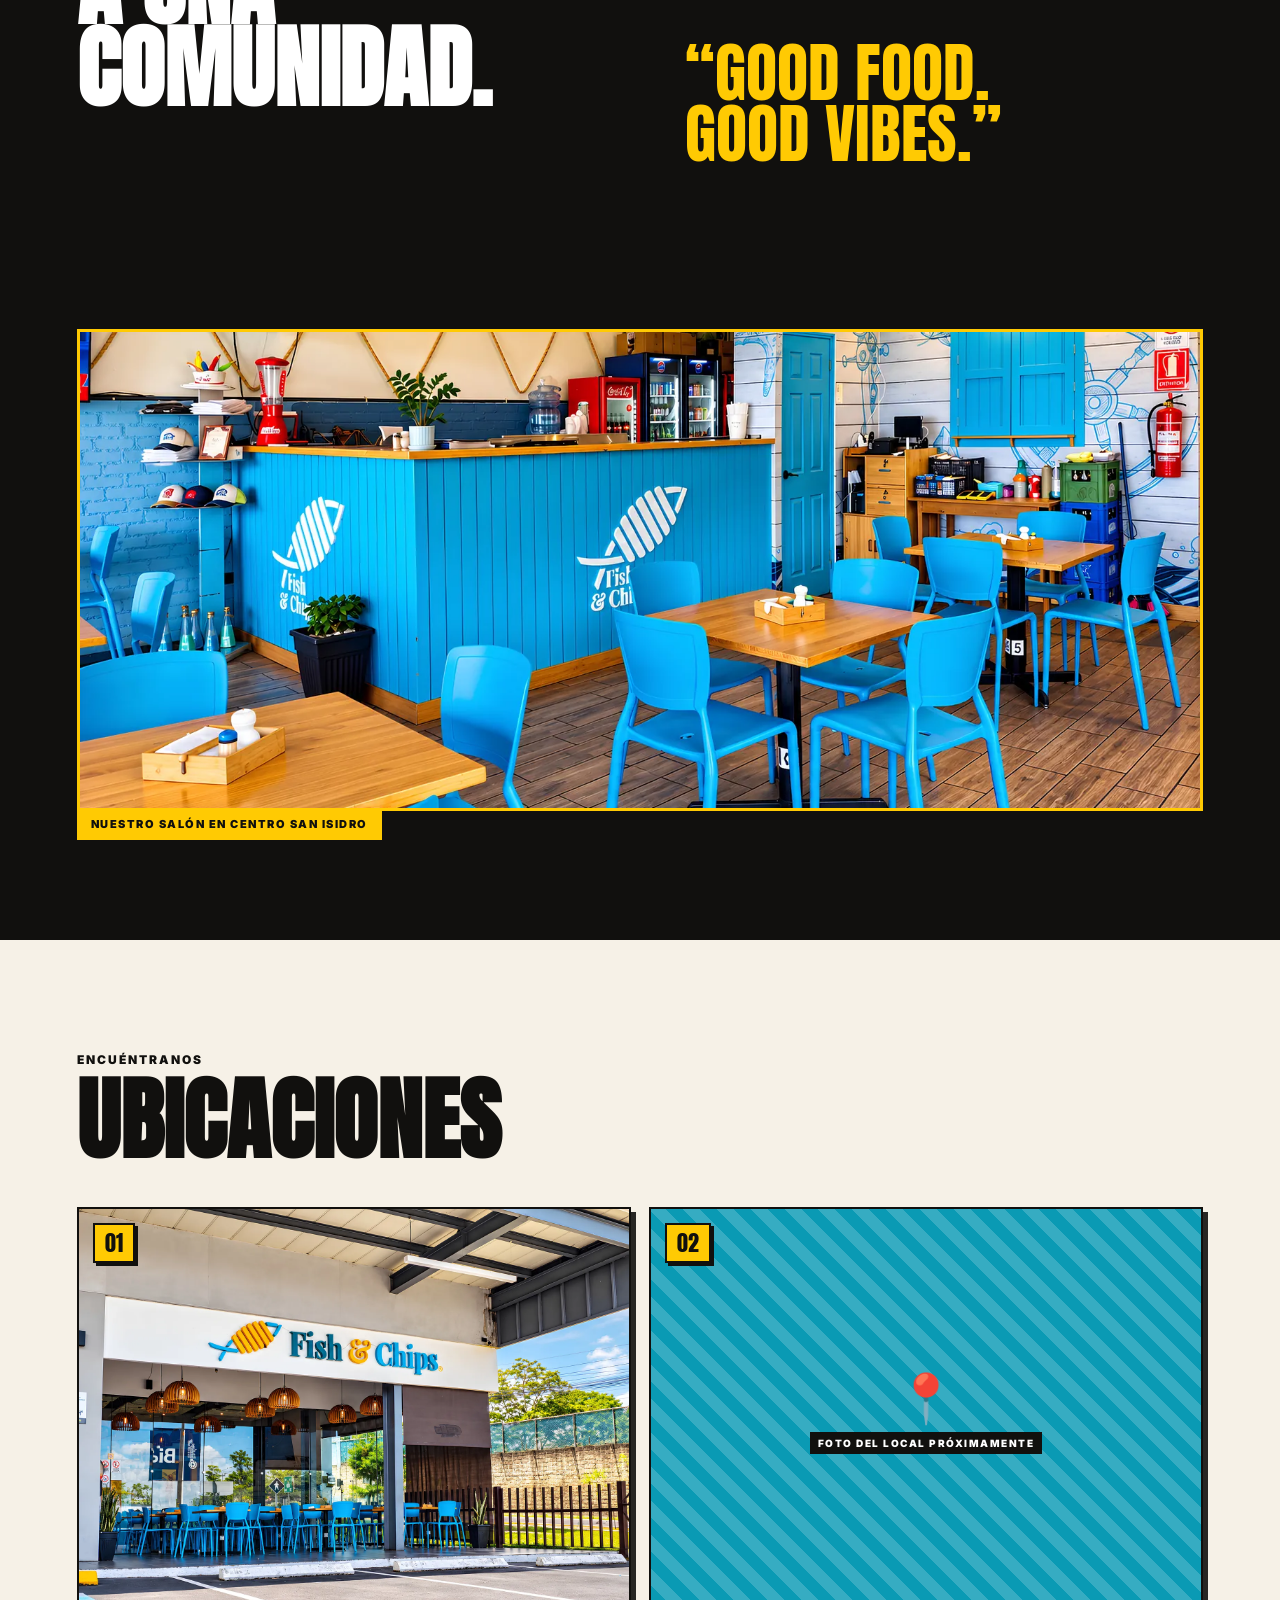
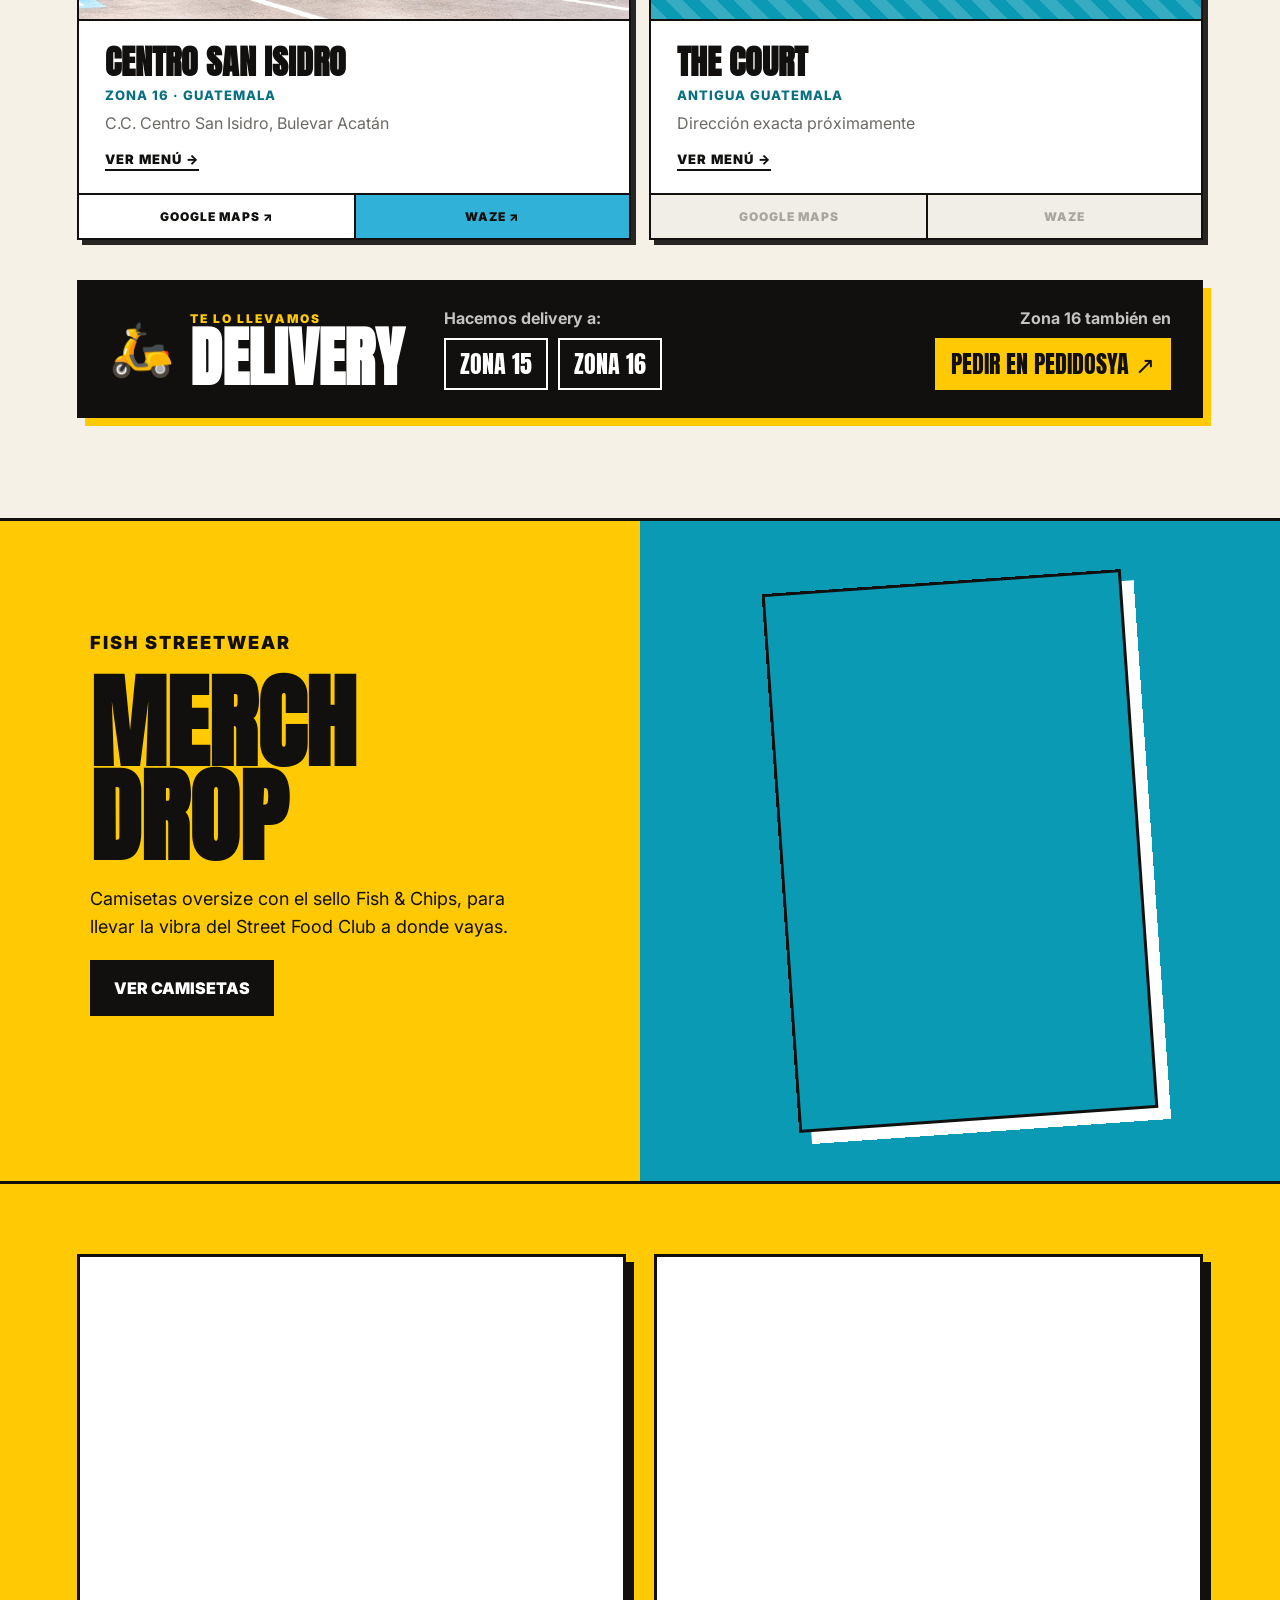
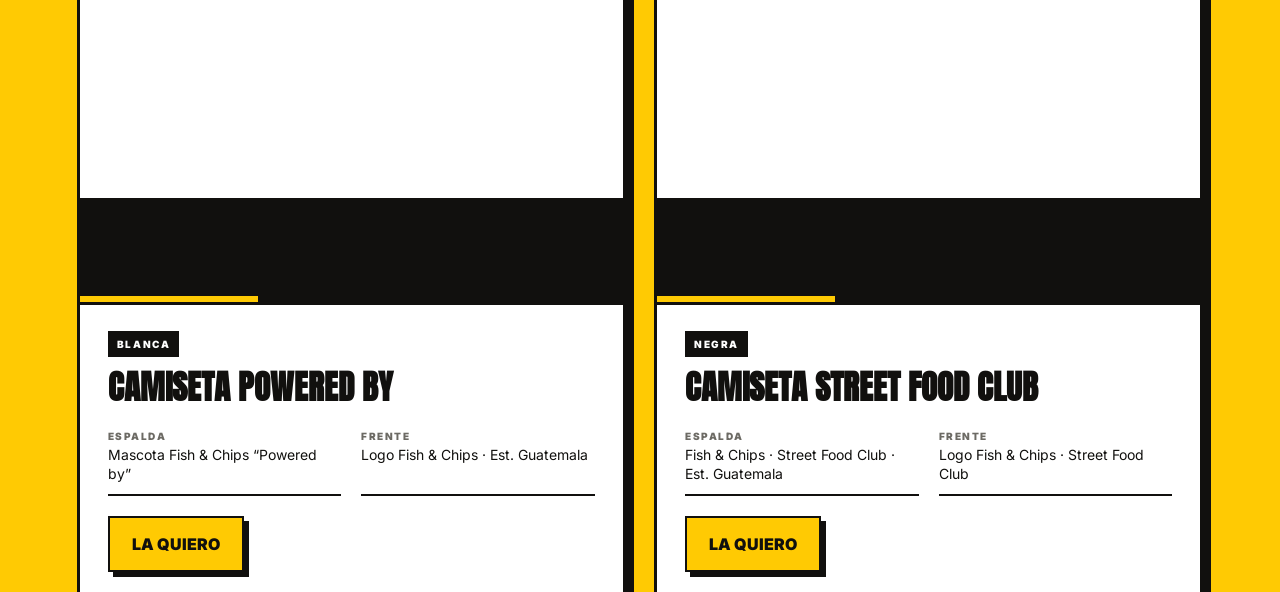
<file: menu-zona15.html>
<!DOCTYPE html>
<html lang="es">
<head>
  <meta charset="UTF-8" />
  <meta http-equiv="refresh" content="0; url=index.html#menu" />
  <meta name="robots" content="noindex" />
  <link rel="canonical" href="index.html#menu" />
  <title>Menú | Fish & Chips</title>
</head>
<body>
  <p><a href="index.html#menu">Ver el menú</a></p>
</body>
</html>
</file>
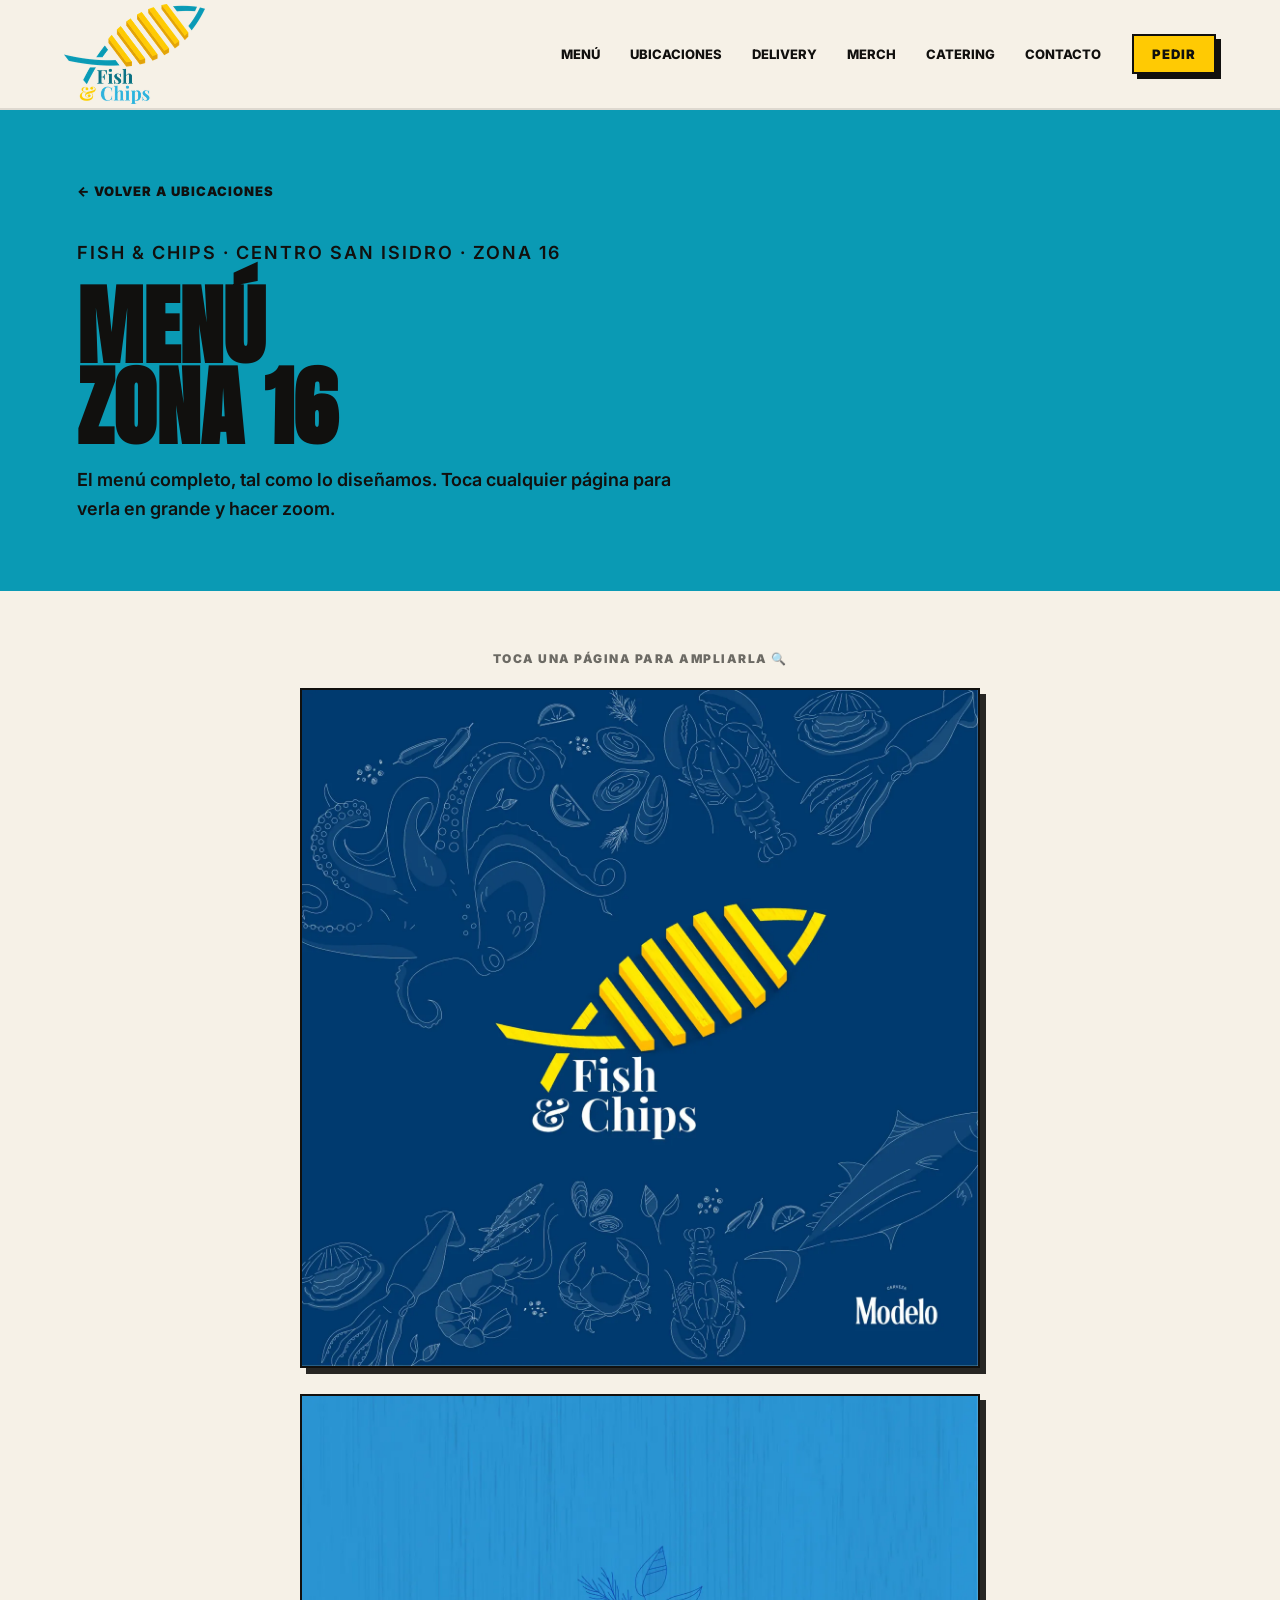
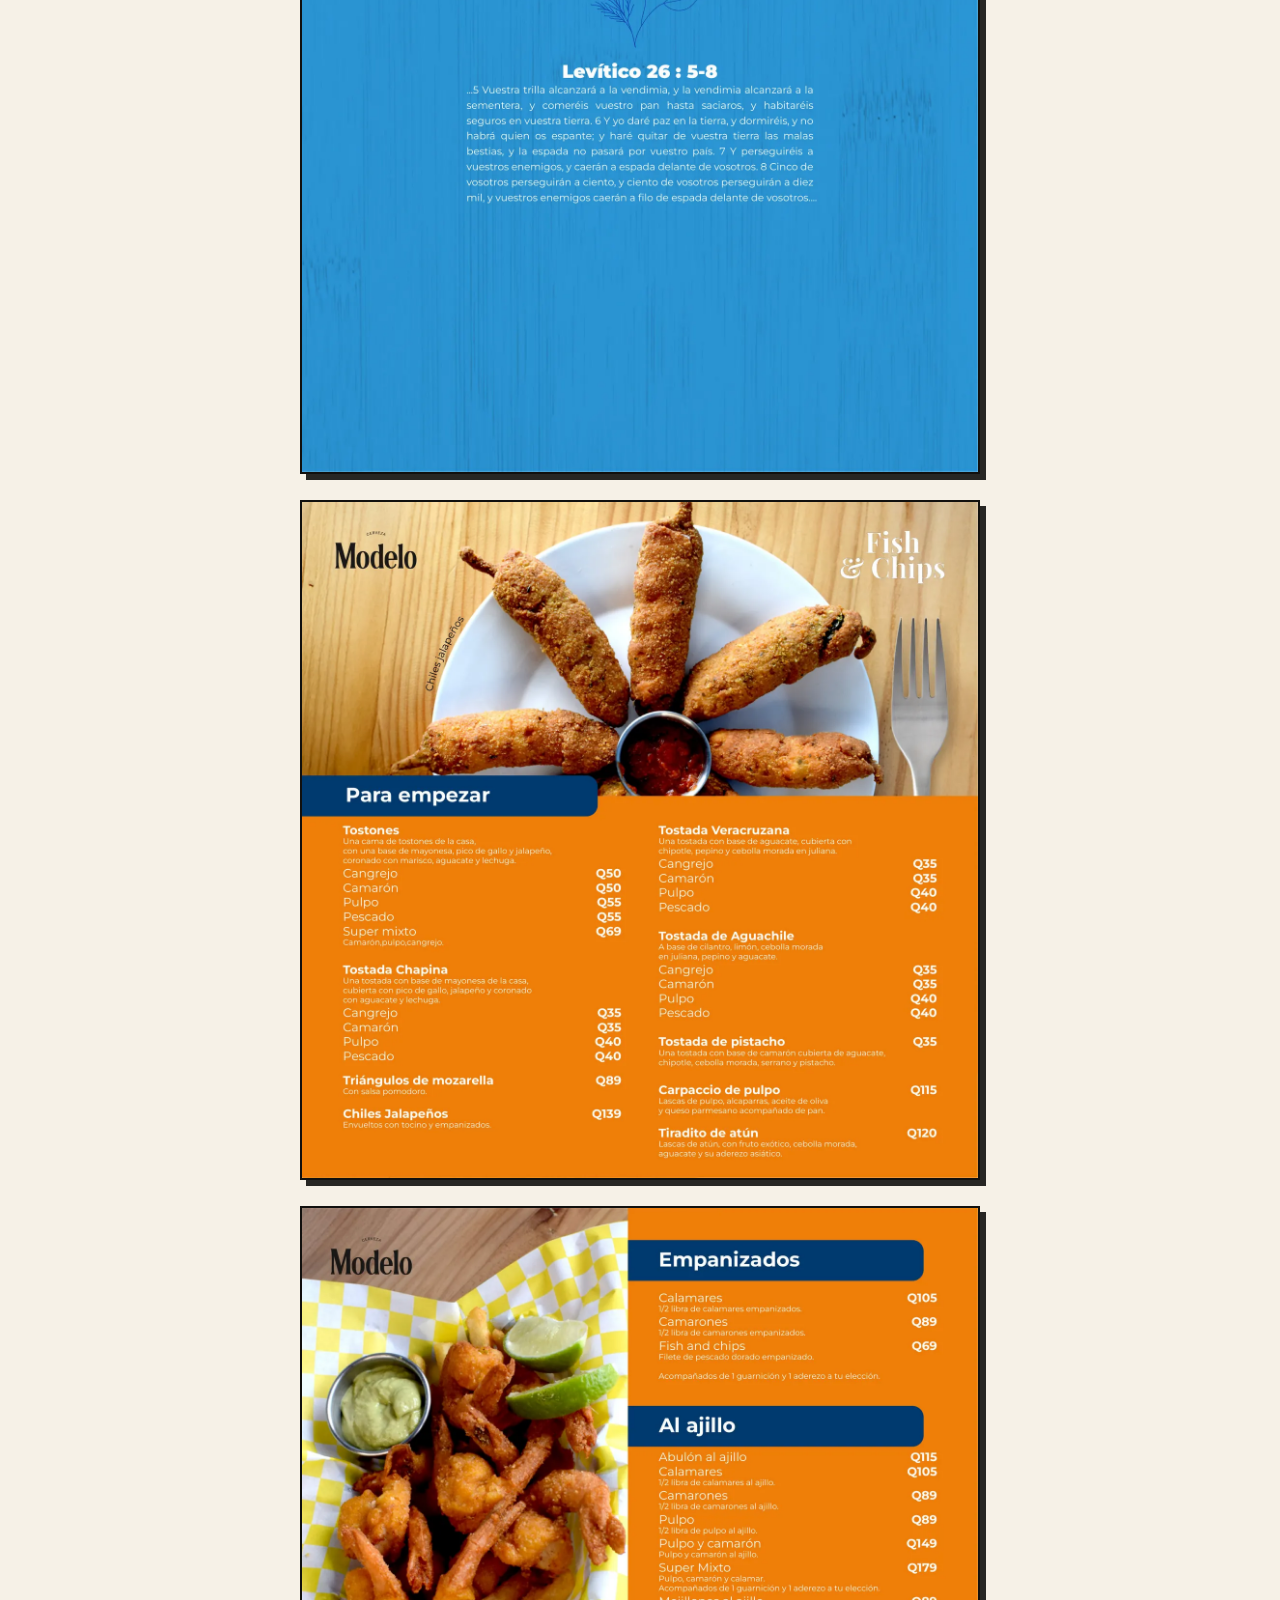
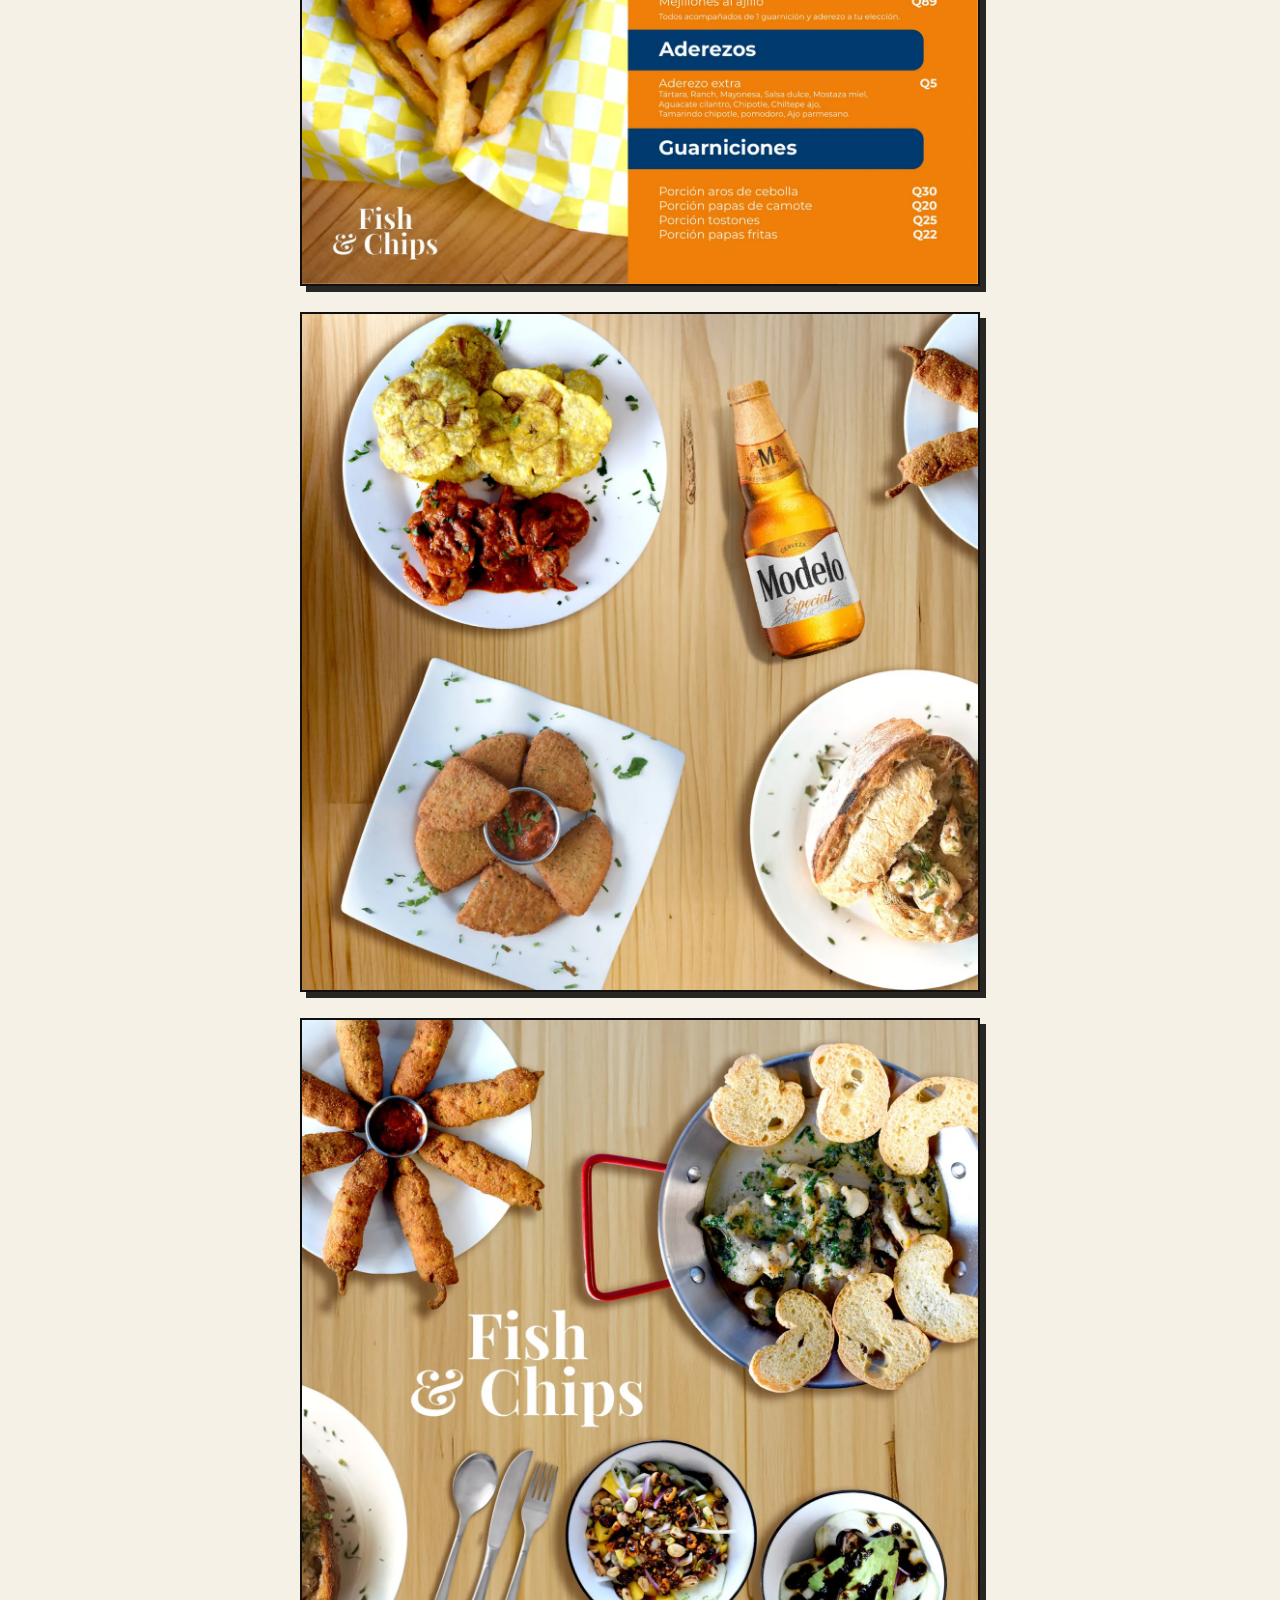
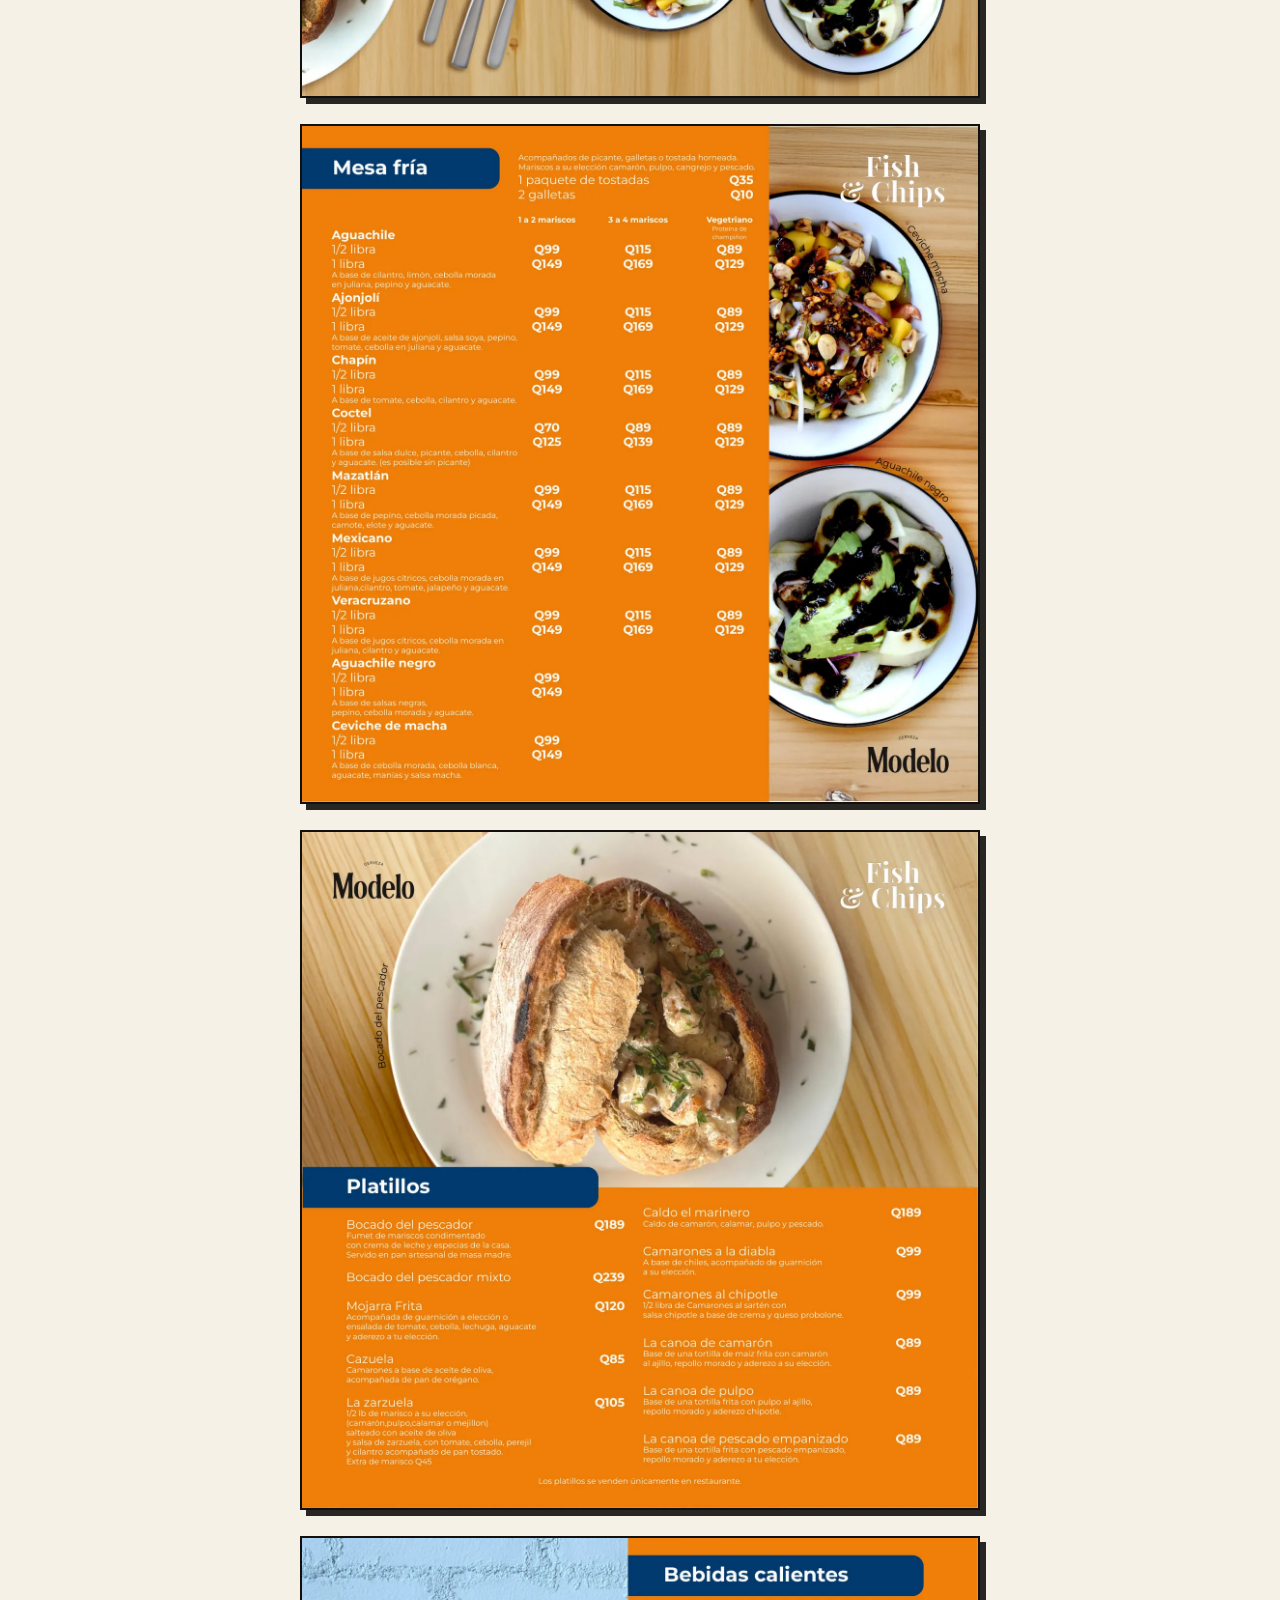
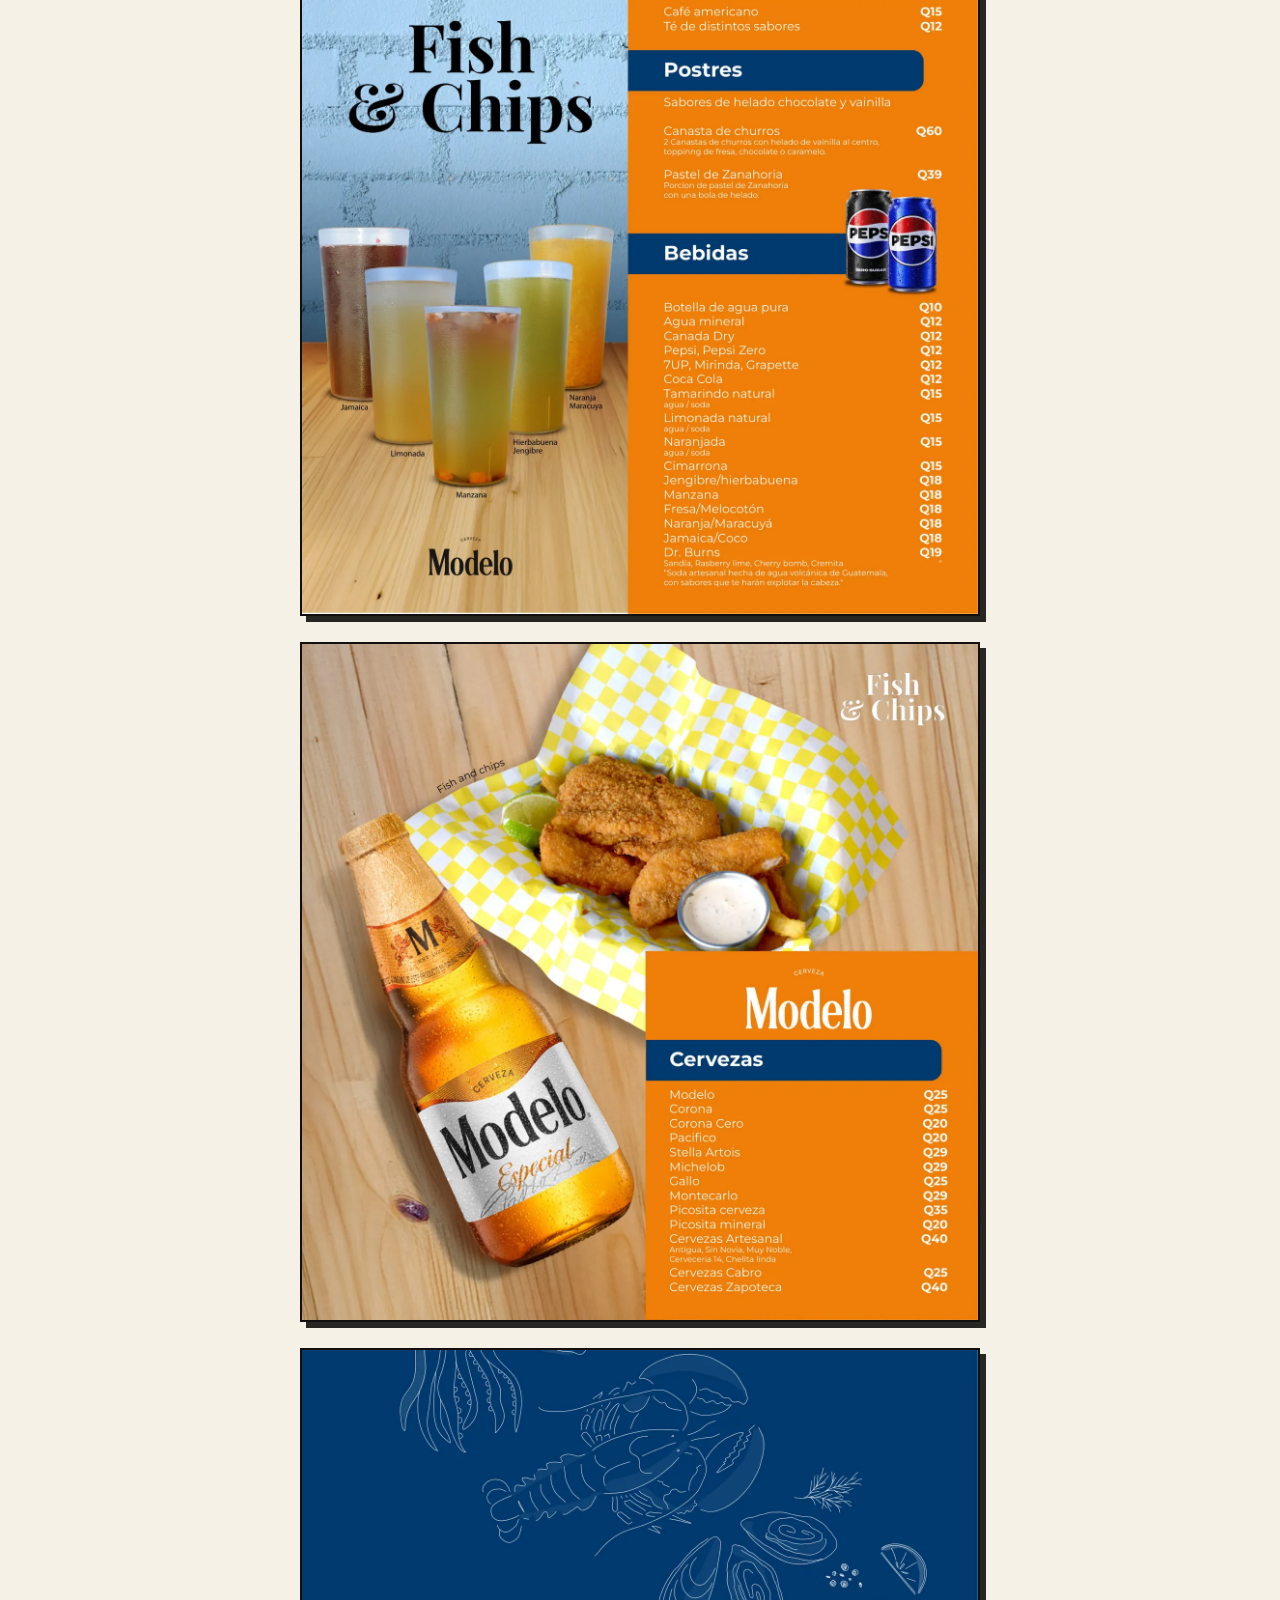
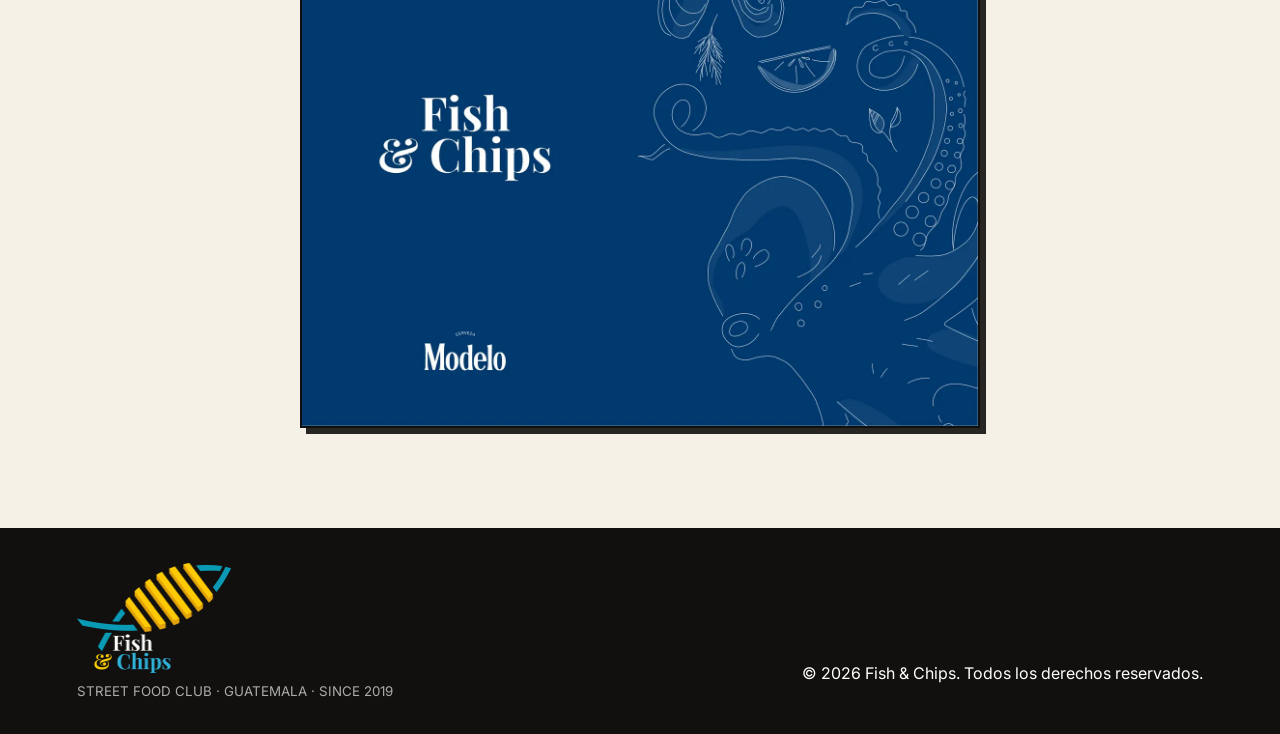
<file: menu-zona16.html>
<!DOCTYPE html>
<html lang="es">
<head>
  <meta charset="UTF-8" />
  <meta name="viewport" content="width=device-width, initial-scale=1.0" />
  <meta name="description" content="Menú completo de Fish & Chips Zona 16, Guatemala: entradas, mariscos, ceviches, platillos, bebidas y más." />
  <title>Menú Zona 16 | Fish & Chips</title>
  <link rel="canonical" href="https://fishandchipsgt.com/menu-zona16.html" />
  <meta property="og:type" content="website" />
  <meta property="og:site_name" content="Fish & Chips Guatemala" />
  <meta property="og:locale" content="es_GT" />
  <meta property="og:title" content="Menú Zona 16 | Fish & Chips" />
  <meta property="og:description" content="Menú completo de Fish & Chips en Centro San Isidro, Zona 16: entradas, mariscos, ceviches, platillos, bebidas y más." />
  <meta property="og:url" content="https://fishandchipsgt.com/menu-zona16.html" />
  <meta property="og:image" content="https://fishandchipsgt.com/assets/img/og-image.jpg" />
  <meta property="og:image:width" content="1200" />
  <meta property="og:image:height" content="630" />
  <meta name="twitter:card" content="summary_large_image" />
  <meta name="theme-color" content="#0a9ab4" />
  <link rel="preconnect" href="https://fonts.googleapis.com">
  <link rel="preconnect" href="https://fonts.gstatic.com" crossorigin>
  <link href="https://fonts.googleapis.com/css2?family=Anton&family=Inter:wght@400;500;600;700;800&display=swap" rel="stylesheet">
  <link rel="stylesheet" href="styles.css?v=20" />
  <link rel="icon" type="image/png" sizes="32x32" href="assets/img/favicon-32.png" />
  <link rel="apple-touch-icon" href="assets/img/apple-touch-icon.png" />
</head>
<body>
  <header class="topbar">
    <a href="index.html" class="brand" aria-label="Fish & Chips">
      <img class="brand-logo" src="assets/img/logo.webp" alt="Fish & Chips" width="281" height="200" />
    </a>
    <nav class="nav" id="nav">
      <a href="index.html#menu">Menú</a>
      <a href="index.html#ubicaciones">Ubicaciones</a>
      <a href="index.html#delivery">Delivery</a>
      <a href="index.html#merch">Merch</a>
      <a href="index.html#catering">Catering</a>
      <a href="index.html#contacto">Contacto</a>
      <div class="nav-mobile-footer">
        <a class="btn btn-primary" href="index.html#delivery">PEDIR DELIVERY</a>
        <p>Delivery a Zona 15 y Zona 16</p>
      </div>
    </nav>
    <div class="topbar-actions">
      <a class="btn btn-primary header-cta" href="index.html#delivery">PEDIR</a>
      <button class="menu-toggle" aria-label="Abrir menú" aria-expanded="false" aria-controls="nav">☰</button>
    </div>
  </header>

  <main>
    <section class="page-header">
      <a class="back-link" href="index.html#ubicaciones">← Volver a ubicaciones</a>
      <p class="eyebrow">FISH & CHIPS · CENTRO SAN ISIDRO · ZONA 16</p>
      <h1>MENÚ<br>ZONA 16</h1>
      <p>El menú completo, tal como lo diseñamos. Toca cualquier página para verla en grande y hacer zoom.</p>
    </section>

    <section class="menu-page">
      <p class="menu-gallery-hint">TOCA UNA PÁGINA PARA AMPLIARLA 🔍</p>
      <div class="menu-gallery">
        <img src="assets/menu-zona16/page-01.webp" alt="Fish & Chips Zona 16 - portada del menú" width="1400" height="1400" loading="lazy" />
        <img src="assets/menu-zona16/page-02.webp" alt="Fish & Chips Zona 16 - página 2" width="1400" height="1400" loading="lazy" />
        <img src="assets/menu-zona16/page-03.webp" alt="Menú Zona 16 - Para empezar" width="1400" height="1400" loading="lazy" />
        <img src="assets/menu-zona16/page-04.webp" alt="Menú Zona 16 - Al ajillo, empanizados, guarniciones y aderezos" width="1400" height="1400" loading="lazy" />
        <img src="assets/menu-zona16/page-05.webp" alt="Fish & Chips Zona 16 - página 5" width="1400" height="1400" loading="lazy" />
        <img src="assets/menu-zona16/page-06.webp" alt="Fish & Chips Zona 16 - página 6" width="1400" height="1400" loading="lazy" />
        <img src="assets/menu-zona16/page-07.webp" alt="Menú Zona 16 - Ceviches, mesa fría" width="1400" height="1400" loading="lazy" />
        <img src="assets/menu-zona16/page-08.webp" alt="Menú Zona 16 - Platillos" width="1400" height="1400" loading="lazy" />
        <img src="assets/menu-zona16/page-09.webp" alt="Menú Zona 16 - Bebidas y postres" width="1400" height="1400" loading="lazy" />
        <img src="assets/menu-zona16/page-10.webp" alt="Menú Zona 16 - Cervezas" width="1400" height="1400" loading="lazy" />
        <img src="assets/menu-zona16/page-11.webp" alt="Fish & Chips Zona 16 - página final" width="1400" height="1400" loading="lazy" />
      </div>
    </section>
  </main>

  <footer>
    <div class="footer-brand">
      <img class="footer-logo" src="assets/img/logo-footer.webp" alt="Fish & Chips" width="309" height="220" loading="lazy" />
      <small>STREET FOOD CLUB · GUATEMALA · SINCE 2019</small>
    </div>
    <p>© <span id="year"></span> Fish & Chips. Todos los derechos reservados.</p>
  </footer>

  <script src="script.js?v=5"></script>
</body>
</html>
</file>
<file: styles.css>
*{box-sizing:border-box}
:root{
  --turq:#0a9ab4;
  --turq-dark:#097082;
  --blue-light:#30b1d8;
  --yellow:#ffca03;
  --cream:#f6f1e7;
  --ink:#11100e;
  --white:#fff;
  --muted:#6c6a64;
}
html{scroll-behavior:smooth}
body{
  margin:0;
  font-family:Inter,Arial,sans-serif;
  background:var(--cream);
  color:var(--ink);
}
a{color:inherit;text-decoration:none}
a:focus-visible,button:focus-visible{outline:3px solid var(--ink);outline-offset:3px}
.story :focus-visible,.catering-box :focus-visible,.delivery-box :focus-visible,footer :focus-visible,.menu-lightbox :focus-visible{outline-color:var(--yellow)}
.topbar{
  position:sticky;top:0;z-index:50;
  display:flex;align-items:center;justify-content:space-between;
  padding:4px 5vw;
  background:rgba(246,241,231,.94);
  backdrop-filter:blur(10px);
  border-bottom:2px solid rgba(17,16,14,.1);
  transition:border-color .25s ease;
}
.brand{display:flex;align-items:center}
.brand-logo{height:100px;width:auto;display:block;transition:height .25s ease}
.topbar.is-compact .brand-logo{height:60px}
.topbar.is-compact{border-bottom-color:var(--ink)}
.nav{display:flex;align-items:center;gap:28px;margin-left:auto;font-weight:800;font-size:13px;text-transform:uppercase}
.nav > a{position:relative;z-index:0;padding:6px 1px}
.nav > a::after{
  content:'';position:absolute;left:-3px;right:-3px;bottom:5px;height:8px;z-index:-1;
  background:var(--yellow);transform:scaleX(0);transform-origin:left;transition:transform .22s ease;
}
.nav > a:hover::after,.nav > a.is-active::after{transform:scaleX(1)}
.nav-mobile-footer{display:none}
.topbar-actions{display:flex;align-items:center;gap:12px;margin-left:30px}
.btn.header-cta{padding:10px 18px;font-size:13px;letter-spacing:1px;white-space:nowrap}
.btn.header-cta:hover{box-shadow:7px 7px 0 var(--ink);transform:translate(-2px,-2px)}
.menu-toggle{
  display:none;width:46px;height:46px;padding:0;cursor:pointer;
  font-size:22px;line-height:1;color:var(--ink);
  background:white;border:2px solid var(--ink);box-shadow:3px 3px 0 var(--ink);
}

.hero{
  min-height:88vh;
  position:relative;
  overflow:hidden;
  padding:9vw 6vw 7vw;
  display:grid;
  grid-template-columns:1.2fr .8fr;
  align-items:center;
  background:var(--turq);
}
.hero-noise{
  position:absolute;inset:0;
  background:
    radial-gradient(circle at 10% 20%,rgba(255,255,255,.2),transparent 22%),
    radial-gradient(circle at 90% 10%,rgba(255,213,48,.35),transparent 26%),
    radial-gradient(circle at 70% 80%,rgba(255,255,255,.15),transparent 25%);
}
.hero-content,.hero-card{position:relative;z-index:2}
.eyebrow{font-weight:900;letter-spacing:2px;font-size:12px;text-transform:uppercase}
.hero h1,.section h2,.story h2,.merch h2,.contact h2{
  font-family:Anton,sans-serif;
  text-transform:uppercase;
  line-height:.92;
  margin:12px 0 20px;
}
.hero h1{font-size:clamp(64px,9vw,140px);max-width:900px}
.hero h1 span{color:var(--yellow)}
.hero-copy{max-width:620px;font-size:20px;line-height:1.55;font-weight:600}
.hero-actions{display:flex;gap:14px;margin-top:30px;flex-wrap:wrap}
.btn{
  display:inline-flex;align-items:center;justify-content:center;
  padding:16px 22px;
  font-weight:900;
  border:2px solid var(--ink);
  transition:.2s ease;
}
.btn:hover{transform:translateY(-2px)}
.btn-primary{background:var(--yellow);box-shadow:5px 5px 0 var(--ink)}
.btn-ghost{background:transparent}
.btn-dark{background:var(--ink);color:white}

.hero-card{
  justify-self:end;
  width:min(380px,90%);
  padding:24px;
  background:var(--cream);
  border:3px solid var(--ink);
  box-shadow:10px 10px 0 var(--yellow);
  transform:rotate(3deg);
}
.hero-card-top{font-size:12px;font-weight:900;letter-spacing:2px}
.food-visual{
  display:grid;place-items:center;
  font-size:80px;height:260px;overflow:hidden;
  background:var(--yellow);border:2px solid var(--ink);
  margin:16px 0;
}
.food-visual img{width:100%;height:100%;object-fit:cover;display:block}
.food-visual-empty{display:flex;flex-direction:column;align-items:center;justify-content:center;gap:14px;background:repeating-linear-gradient(45deg,rgba(255,255,255,.25) 0 12px,transparent 12px 24px),var(--yellow)}
.food-visual-empty span{font-size:64px;line-height:1}
.food-visual-empty small{font-size:11px;font-weight:900;letter-spacing:1.5px;background:var(--ink);color:white;padding:6px 10px}
.hero-card h3{font-family:Anton,sans-serif;font-size:34px;margin:8px 0}
.hero-card p{margin:0;color:#444}

.ticker{
  position:absolute;left:0;right:0;bottom:0;
  overflow:hidden;background:var(--ink);color:var(--yellow);
  border-top:2px solid var(--ink);border-bottom:2px solid var(--ink);
}
.ticker-track{
  width:max-content;display:flex;gap:50px;
  animation:ticker 24s linear infinite;
  padding:13px 0;font-family:Anton,sans-serif;font-size:19px;letter-spacing:1px
}
@keyframes ticker{to{transform:translateX(-50%)}}

.section{padding:100px 6vw}
.section-heading{max-width:720px;margin-bottom:45px}
.section-heading h2{font-size:clamp(56px,7vw,100px)}
.section-heading p:last-child{font-size:18px;color:var(--muted);line-height:1.6}

.menu-grid{
  display:grid;
  grid-template-columns:repeat(3,1fr);
  gap:18px;
}
.menu-card{
  display:flex;flex-direction:column;
  background:white;
  border:2px solid var(--ink);
  box-shadow:5px 5px 0 rgba(17,16,14,.9);
}
.menu-card.featured{background:var(--yellow)}
.menu-card-media{aspect-ratio:4/3;overflow:hidden;border-bottom:2px solid var(--ink);background:var(--turq)}
.menu-card-media img{width:100%;height:100%;object-fit:cover;display:block;transition:transform .4s ease}
.menu-card-media-empty{
  display:flex;align-items:center;justify-content:center;
  background:repeating-linear-gradient(45deg,rgba(255,255,255,.2) 0 12px,transparent 12px 24px),var(--turq);
}
.menu-card-media-empty span{font-size:64px;line-height:1}
.menu-card-body{
  flex:1;padding:22px 24px 24px;
  display:flex;flex-direction:column;align-items:flex-start;
}
.menu-icon{font-size:56px}
.menu-card h3{font-family:Anton,sans-serif;font-size:28px;line-height:1.05;margin:8px 0 10px}
.menu-card p{margin:0;line-height:1.5;color:#444}
.tag{display:inline-block;font-size:10px;font-weight:900;letter-spacing:1.6px;background:var(--ink);color:white;padding:7px 9px}

/* Selector de sucursal */
.branch-label{margin:0 0 12px;font-weight:900;font-size:11px;letter-spacing:2px;color:var(--muted)}
.branch-tabs{display:grid;grid-template-columns:repeat(auto-fit,minmax(min(240px,100%),1fr));gap:18px;margin-bottom:34px}
.branch-tab{
  display:grid;grid-template-columns:auto 1fr;column-gap:14px;align-items:baseline;
  padding:18px 22px;text-align:left;font:inherit;color:var(--ink);cursor:pointer;
  background:white;border:2px solid var(--ink);
  transition:transform .2s ease,box-shadow .2s ease,background .2s ease;
}
.branch-tab:hover{transform:translateY(-2px)}
.branch-tab[aria-pressed="true"]{background:var(--yellow);box-shadow:5px 5px 0 var(--ink)}
.branch-tab-number{grid-row:span 2;font-family:Anton,sans-serif;font-size:30px;color:var(--blue-light)}
.branch-tab[aria-pressed="true"] .branch-tab-number{color:var(--ink)}
.branch-tab-name{font-family:Anton,sans-serif;font-size:24px;text-transform:uppercase;line-height:1.05}
.branch-tab-zone{font-size:12px;font-weight:800;letter-spacing:1px;text-transform:uppercase;color:var(--muted)}
.branch-tab[aria-pressed="true"] .branch-tab-zone{color:var(--ink)}

/* Tarjetas del menú (botones) */
button.menu-card{
  font:inherit;color:inherit;text-align:left;cursor:pointer;
  transition:transform .2s ease,box-shadow .2s ease;
  animation:card-in .35s ease backwards;animation-delay:calc(var(--i,0) * 45ms);
}
button.menu-card:hover,button.menu-card:focus-visible{transform:translate(-3px,-3px);box-shadow:8px 8px 0 var(--ink)}
button.menu-card:hover .menu-card-media img{transform:scale(1.06)}
button.menu-card:focus-visible{outline:3px solid var(--turq);outline-offset:3px}
.menu-card-cta{display:inline-block;margin-top:auto;padding-top:16px;font-size:11px;font-weight:900;letter-spacing:1px;color:var(--turq-dark)}
.menu-card.featured .menu-card-cta{color:var(--ink)}
@keyframes card-in{from{opacity:0;transform:translateY(12px)}}
.menu-full-link{grid-column:1/-1;justify-self:start;margin-top:10px;font-weight:900;font-size:13px;letter-spacing:1px;border-bottom:2px solid var(--ink);padding-bottom:3px}
.menu-full-link:hover{color:var(--turq-dark);border-color:var(--turq-dark)}
.menu-empty{
  grid-column:1/-1;text-align:center;padding:50px 28px;
  background:white;border:2px dashed var(--ink);animation:card-in .35s ease backwards;
}
.menu-empty h3{font-family:Anton,sans-serif;text-transform:uppercase;font-size:clamp(36px,5vw,56px);margin:6px 0 10px}
.menu-empty p:not(.eyebrow){color:var(--muted);max-width:480px;margin:0 auto 26px;line-height:1.6}

/* Ventana de detalle */
body:has(.dish-dialog[open]){overflow:hidden}
.dish-dialog{
  width:min(1040px,calc(100% - 32px));max-height:calc(100dvh - 48px);
  padding:0;border:3px solid var(--ink);background:var(--cream);color:var(--ink);
  box-shadow:12px 12px 0 var(--yellow);overflow:auto;overscroll-behavior:contain;
}
.dish-dialog[open]{animation:dish-in .3s cubic-bezier(.2,.8,.2,1)}
.dish-dialog::backdrop{background:rgba(17,16,14,.72);backdrop-filter:blur(3px)}
@keyframes dish-in{from{opacity:0;transform:translateY(24px) scale(.98)}}
.dish-header{position:relative;padding:34px 34px 28px;background:var(--turq);border-bottom:3px solid var(--ink);overflow:hidden}
.dish-header .eyebrow{margin:0 60px 0 0}
.dish-header h3{font-family:Anton,sans-serif;text-transform:uppercase;line-height:.95;font-size:clamp(38px,5.5vw,66px);margin:12px 0 10px}
.dish-header h3 span{font-size:.8em}
.dish-header p:last-of-type{margin:0;font-size:17px;font-weight:600;max-width:560px}
.dish-header.has-photo{padding-right:calc(34% + 34px)}
.dish-header-photo{
  position:absolute;top:0;right:0;bottom:0;width:34%;height:100%;object-fit:cover;
  border-left:3px solid var(--ink);
}
.dish-close{
  position:absolute;top:20px;right:20px;z-index:2;width:46px;height:46px;
  font-size:20px;font-weight:900;cursor:pointer;color:var(--ink);
  background:var(--yellow);border:2px solid var(--ink);box-shadow:3px 3px 0 var(--ink);
}
.dish-close:hover{transform:translate(-1px,-1px);box-shadow:4px 4px 0 var(--ink)}
.dish-note{margin:0;padding:14px 34px;background:var(--ink);color:var(--yellow);font-size:13px;font-weight:700;line-height:1.5}
.dish-body{padding:30px 34px 38px}

.dish-grid{display:grid;grid-template-columns:repeat(3,1fr);gap:20px}
.dish-item{
  display:flex;flex-direction:column;background:white;
  border:2px solid var(--ink);box-shadow:5px 5px 0 rgba(17,16,14,.9);
  animation:card-in .35s ease backwards;animation-delay:calc(var(--i,0) * 40ms);
}
.dish-media{aspect-ratio:4/3;border-bottom:2px solid var(--ink);overflow:hidden;background:var(--yellow)}
.dish-media img{width:100%;height:100%;object-fit:cover;display:block;transition:transform .4s ease}
.dish-item:hover .dish-media img{transform:scale(1.05)}
.dish-media-empty{
  display:flex;flex-direction:column;align-items:center;justify-content:center;gap:8px;
  background:
    repeating-linear-gradient(45deg,rgba(255,255,255,.18) 0 12px,transparent 12px 24px),
    var(--turq);
}
.dish-media-empty span{font-size:54px;line-height:1}
.dish-media-empty small{font-size:10px;font-weight:900;letter-spacing:1.5px;background:var(--ink);color:white;padding:5px 8px}
.dish-info{padding:18px 18px 20px;display:flex;flex-direction:column;gap:10px;flex:1}
.dish-title{display:flex;justify-content:space-between;align-items:flex-start;gap:12px}
.dish-title h4{font-family:Anton,sans-serif;text-transform:uppercase;font-size:23px;line-height:1.05;margin:0}
.dish-price{flex:none;font-family:Anton,sans-serif;font-size:19px;padding:3px 9px;background:var(--yellow);border:2px solid var(--ink)}
.dish-info p{margin:0;font-size:14px;line-height:1.5;color:#444}
.dish-options{list-style:none;margin:4px 0 0;padding:0;display:flex;flex-wrap:wrap;gap:7px}
.dish-options li{display:flex;gap:6px;align-items:baseline;padding:5px 9px;border:2px solid var(--ink);font-size:13px;font-weight:700}
.dish-options b{font-family:Anton,sans-serif;font-weight:400;color:var(--turq-dark)}
.dish-table{width:100%;margin-top:4px;border-collapse:collapse;font-size:12px}
.dish-table th,.dish-table td{padding:6px 4px;border-bottom:1px solid rgba(17,16,14,.15);text-align:center}
.dish-table thead th{font-size:10px;font-weight:900;letter-spacing:.5px;text-transform:uppercase;color:var(--muted);line-height:1.2}
.dish-table tbody th{text-align:left;font-weight:900;white-space:nowrap}
.dish-table td{font-family:Anton,sans-serif;font-size:15px;color:var(--turq-dark)}

.dish-list{list-style:none;margin:0;padding:0;display:grid;grid-template-columns:repeat(2,1fr);column-gap:34px}
.dish-list li{display:flex;justify-content:space-between;align-items:baseline;gap:16px;padding:14px 0;border-bottom:2px solid var(--ink)}
.dish-list strong{display:block;font-size:16px}
.dish-list small{display:block;margin-top:3px;color:var(--muted);line-height:1.4}
.dish-list b{font-family:Anton,sans-serif;font-weight:400;font-size:21px;color:var(--turq-dark);white-space:nowrap}

.dish-soon{text-align:center;padding:30px 10px}
.dish-soon span{font-size:72px}
.dish-soon h4{font-family:Anton,sans-serif;text-transform:uppercase;font-size:32px;margin:10px 0}
.dish-soon p{color:var(--muted);margin:0}

.story{
  display:grid;grid-template-columns:1fr 1fr;align-items:start;
  gap:7vw;padding:100px 6vw;
  background:var(--ink);color:white;
}
.story h2{font-size:clamp(56px,7vw,105px)}
.story-right{font-size:20px;line-height:1.7}
.big-quote{font-family:Anton,sans-serif;font-size:clamp(40px,5vw,78px);line-height:.95;color:var(--yellow)}
.story-photo{grid-column:1/-1;margin:10px 0 0}
.story-photo img{
  width:100%;height:auto;aspect-ratio:21/9;object-fit:cover;object-position:50% 70%;display:block;
  border:3px solid var(--yellow);
}
.story-photo figcaption{
  display:inline-block;margin-top:-3px;padding:9px 14px;
  font-size:11px;font-weight:900;letter-spacing:1.5px;text-transform:uppercase;
  background:var(--yellow);color:var(--ink);
}

.location-grid{display:grid;grid-template-columns:repeat(auto-fit,minmax(min(280px,100%),1fr));gap:18px}
.location-card{
  display:flex;flex-direction:column;
  border:2px solid var(--ink);background:white;box-shadow:5px 5px 0 rgba(17,16,14,.9);
}
.location-photo{position:relative;aspect-ratio:4/3;overflow:hidden;border-bottom:2px solid var(--ink);background:var(--turq)}
.location-photo img{width:100%;height:100%;object-fit:cover;display:block}
.location-photo-empty{
  height:100%;display:flex;flex-direction:column;align-items:center;justify-content:center;gap:10px;
  background:repeating-linear-gradient(45deg,rgba(255,255,255,.18) 0 12px,transparent 12px 24px),var(--turq);
}
.location-photo-empty span{font-size:48px;line-height:1}
.location-photo-empty small{font-size:10px;font-weight:900;letter-spacing:1.5px;background:var(--ink);color:white;padding:5px 8px}
.location-number{
  position:absolute;top:14px;left:14px;z-index:1;
  font-family:Anton,sans-serif;font-size:22px;line-height:1;padding:7px 10px;
  background:var(--yellow);border:2px solid var(--ink);box-shadow:3px 3px 0 var(--ink);
}
.location-body{padding:24px 26px 22px;flex:1}
.location-card h3{font-family:Anton,sans-serif;text-transform:uppercase;font-size:34px;line-height:1;margin:0 0 8px}
.location-zone{margin:0;font-weight:800;font-size:13px;letter-spacing:1px;text-transform:uppercase;color:var(--turq-dark)}
.location-address{margin:8px 0 0;color:var(--muted);line-height:1.5}
.location-menu-link{display:inline-block;margin-top:16px;font-weight:900;font-size:13px;letter-spacing:1px;border-bottom:2px solid var(--ink);padding-bottom:2px}
.location-menu-link:hover{color:var(--turq-dark);border-color:var(--turq-dark)}
.map-buttons{display:grid;grid-template-columns:1fr 1fr;border-top:2px solid var(--ink)}
.map-btn{
  display:flex;align-items:center;justify-content:center;padding:14px 10px;
  font-weight:900;font-size:12px;letter-spacing:1px;transition:background .2s ease;
}
.map-btn + .map-btn{border-left:2px solid var(--ink)}
.map-google{background:white}
.map-google:hover{background:var(--yellow)}
.map-waze{background:var(--blue-light)}
.map-waze:hover{background:var(--yellow)}
.map-btn.is-pending{color:#a9a69e;background:#f1eee7;cursor:not-allowed}

.delivery-box{
  margin-top:40px;padding:28px 32px;
  display:grid;grid-template-columns:auto 1fr auto;align-items:center;gap:20px 40px;
  background:var(--ink);color:white;box-shadow:8px 8px 0 var(--yellow);
  scroll-margin-top:130px;
}
.delivery-title{display:flex;align-items:center;gap:16px}
.delivery-icon{font-size:52px;line-height:1}
.delivery-title .eyebrow{margin:0;color:var(--yellow)}
.delivery-title h3{font-family:Anton,sans-serif;font-size:clamp(44px,5vw,64px);line-height:.9;margin:4px 0 0}
.delivery-zones p,.delivery-apps p{margin:0 0 10px;font-weight:700;color:rgba(255,255,255,.75)}
.zone-chips{display:flex;gap:10px;flex-wrap:wrap}
.zone-chips span{font-family:Anton,sans-serif;font-size:24px;padding:6px 14px;border:2px solid white}
.delivery-apps{text-align:right}
.delivery-badge{display:inline-block;font-family:Anton,sans-serif;font-size:24px;padding:6px 14px;background:var(--yellow);color:var(--ink);border:2px solid var(--yellow);transition:transform .2s ease,box-shadow .2s ease}
.delivery-badge:hover{transform:translate(-2px,-2px);box-shadow:4px 4px 0 white}

.page-header{padding:70px 6vw 50px;background:var(--turq)}
.back-link{display:inline-flex;align-items:center;gap:8px;font-weight:900;font-size:13px;letter-spacing:1px;text-transform:uppercase;margin-bottom:22px}
.back-link:hover{color:var(--ink)}
.page-header h1{
  font-family:Anton,sans-serif;text-transform:uppercase;line-height:.92;
  font-size:clamp(48px,7vw,88px);margin:10px 0 16px;
}
.page-header p{font-size:18px;max-width:640px;line-height:1.6;font-weight:600}

.menu-page{padding:60px 6vw 100px}

.menu-page-empty{text-align:center}
.menu-gallery{max-width:680px;margin:0 auto;display:flex;flex-direction:column;gap:26px}
.menu-gallery img{
  width:100%;height:auto;display:block;cursor:zoom-in;transition:transform .2s ease;
  border:2px solid var(--ink);
  box-shadow:6px 6px 0 rgba(17,16,14,.9);
}

.merch{
  display:grid;grid-template-columns:1fr 1fr;
  background:var(--yellow);
  border-top:3px solid var(--ink);
  border-bottom:3px solid var(--ink);
}
.merch-copy{padding:90px 7vw}
.merch-copy h2{font-size:clamp(65px,8vw,120px)}
.merch-copy p{font-size:18px;line-height:1.6;max-width:560px}
.merch-visual{display:grid;place-items:center;padding:60px 40px;background:var(--turq)}
.merch-hero-photo{
  width:min(360px,80%);aspect-ratio:2/3;object-fit:cover;display:block;
  border:3px solid var(--ink);box-shadow:12px 12px 0 white;transform:rotate(-4deg);
}

.merch-products{
  grid-column:1/-1;
  display:grid;grid-template-columns:1fr 1fr;gap:28px;
  padding:70px 6vw 90px;border-top:3px solid var(--ink);
}
.product-card{
  display:flex;flex-direction:column;
  background:white;border:3px solid var(--ink);box-shadow:8px 8px 0 var(--ink);
}
.product-gallery{border-bottom:3px solid var(--ink);display:flex;flex-direction:column}
.product-main{width:100%;aspect-ratio:1;object-fit:cover;display:block;border-bottom:3px solid var(--ink)}
.product-thumbs{display:grid;grid-template-columns:repeat(3,1fr)}
.product-thumbs button{padding:0;border:none;border-right:3px solid var(--ink);background:var(--ink);cursor:pointer;position:relative}
.product-thumbs button:last-child{border-right:none}
.product-thumbs img{width:100%;aspect-ratio:16/9;object-fit:cover;display:block;opacity:.55;transition:opacity .2s ease}
.product-thumbs button:hover img,.product-thumbs button.active img{opacity:1}
.product-thumbs button.active::after{content:'';position:absolute;left:0;right:0;bottom:0;height:6px;background:var(--yellow)}
.product-info{padding:26px 28px 30px;display:flex;flex-direction:column;align-items:flex-start;gap:14px;flex:1}
.product-info h3{font-family:Anton,sans-serif;text-transform:uppercase;font-size:clamp(28px,2.6vw,38px);line-height:1;margin:0}
.product-details{list-style:none;margin:0;padding:0;width:100%;flex:1;display:grid;grid-template-columns:1fr 1fr;column-gap:20px}
.product-details li{padding:10px 0;border-bottom:2px solid var(--ink);font-size:14px;line-height:1.4}
.product-details b{display:block;font-size:10px;font-weight:900;letter-spacing:1.5px;text-transform:uppercase;color:var(--muted);margin-bottom:2px}
.product-info .btn{margin-top:6px}

.catering-box{
  background:var(--ink);color:white;
  padding:50px;
  display:flex;align-items:end;justify-content:space-between;gap:30px;
}
.catering-box h2{font-size:clamp(48px,6vw,84px)}
.catering-box p{max-width:700px;line-height:1.6;font-size:18px}

.contact{
  padding:110px 6vw;
  background:var(--turq);
  display:grid;grid-template-columns:1.2fr .8fr;gap:8vw;
}
.contact h2{font-size:clamp(60px,8vw,120px)}
.contact-links{display:flex;flex-direction:column;justify-content:center}
.contact-links a{
  font-family:Anton,sans-serif;
  font-size:clamp(32px,4vw,60px);
  padding:12px 0;
  border-bottom:2px solid var(--ink);
}
.contact-links a:hover{color:var(--yellow)}

footer{
  display:flex;justify-content:space-between;gap:30px;align-items:end;
  padding:35px 6vw;background:var(--ink);color:white
}
.footer-brand{display:flex;flex-direction:column;align-items:flex-start;gap:10px}
.footer-logo{height:110px;width:auto;display:block}
.footer-brand small{opacity:.65}

.menu-gallery img:hover{transform:translate(-2px,-2px)}
.menu-gallery-hint{text-align:center;margin:0 0 22px;font-size:12px;font-weight:900;letter-spacing:1.5px;color:var(--muted)}

/* Visor del menú impreso */
body:has(.menu-lightbox[open]){overflow:hidden}
.menu-lightbox{
  width:100%;height:100%;max-width:100%;max-height:100%;margin:0;padding:0;border:none;
  background:rgba(17,16,14,.96);color:white;
}
.menu-lightbox::backdrop{background:rgba(17,16,14,.96)}
.lightbox-bar{
  position:absolute;top:0;left:0;right:0;z-index:2;
  display:flex;align-items:center;justify-content:space-between;gap:12px;padding:14px 18px;
  background:linear-gradient(rgba(17,16,14,.95),rgba(17,16,14,0));
}
.lightbox-count{font-family:Anton,sans-serif;font-size:22px;letter-spacing:1px}
.lightbox-actions{display:flex;gap:10px}
.lightbox-btn{
  min-width:46px;height:46px;padding:0 14px;cursor:pointer;
  font:900 13px/1 Inter,Arial,sans-serif;letter-spacing:1px;color:var(--ink);
  background:var(--yellow);border:2px solid var(--ink);box-shadow:3px 3px 0 rgba(255,255,255,.25);
}
.lightbox-stage{position:absolute;inset:0;overflow:auto;display:grid;place-items:center;padding:74px 70px 24px}
.lightbox-stage img{max-width:100%;max-height:100%;width:auto;height:auto;display:block;cursor:zoom-in;border:2px solid var(--ink)}
.lightbox-stage.is-zoomed{place-items:start center}
.lightbox-stage.is-zoomed img{max-width:none;max-height:none;width:min(1400px,200%);cursor:zoom-out}
.lightbox-nav{
  position:absolute;top:50%;z-index:2;transform:translateY(-50%);
  width:48px;height:64px;font-size:26px;font-weight:900;cursor:pointer;color:var(--ink);
  background:var(--yellow);border:2px solid var(--ink);
}
.lightbox-prev{left:12px}
.lightbox-next{right:12px}
.lightbox-nav:disabled{opacity:.3;cursor:default}

@media (prefers-reduced-motion: reduce){
  html{scroll-behavior:auto}
  *,*::before,*::after{animation-duration:.01ms!important;animation-iteration-count:1!important;transition-duration:.01ms!important}
  .ticker-track{animation:none}
}

@media (max-width: 900px){
  .topbar{backdrop-filter:none;background:var(--cream)}
  .nav{
    display:none;position:fixed;left:0;right:0;bottom:0;top:var(--topbar-h,90px);
    margin:0;padding:10px 22px 30px;overflow:auto;
    flex-direction:column;align-items:stretch;gap:0;
    background:var(--turq);border-top:2px solid var(--ink);
  }
  .nav.open{display:flex;animation:nav-in .25s ease}
  @keyframes nav-in{from{opacity:0;transform:translateY(-10px)}}
  body:has(.nav.open){overflow:hidden}
  .nav > a{font-family:Anton,sans-serif;font-weight:400;font-size:40px;letter-spacing:.5px;padding:14px 0 10px;border-bottom:2px solid var(--ink)}
  .nav > a::after{left:0;right:auto;width:70px;bottom:10px;height:10px}
  .nav-mobile-footer{display:flex;flex-direction:column;align-items:flex-start;gap:10px;margin-top:auto;padding-top:30px}
  .nav-mobile-footer .btn{font-size:16px;padding:16px 22px}
  .nav-mobile-footer p{margin:0;font-weight:800;font-size:13px;letter-spacing:1px;text-transform:uppercase}
  .menu-toggle{display:block}
  .hero{grid-template-columns:1fr;padding-top:80px;padding-bottom:120px}
  .hero-card{justify-self:start;margin-top:60px}
  .menu-grid,.location-grid{grid-template-columns:1fr 1fr}
  .delivery-box{grid-template-columns:1fr 1fr}
  .delivery-title{grid-column:1/-1}
  .dish-grid{grid-template-columns:1fr 1fr}
  .branch-tab-name{font-size:20px}
  .story,.merch,.contact{grid-template-columns:1fr}
  .story-photo img{aspect-ratio:16/9}
  .merch-visual{min-height:470px}
  .merch-products{grid-template-columns:1fr}
  .catering-box{align-items:start;flex-direction:column}
}
@media (max-width: 600px){
  .topbar{padding:8px 18px}
  .topbar-actions{gap:10px}
  .btn.header-cta{padding:9px 12px;font-size:12px;box-shadow:3px 3px 0 var(--ink)}
  .nav > a{font-size:34px}
  .brand-logo{height:72px}
  .topbar.is-compact .brand-logo{height:50px}
  .food-visual{height:220px}
  .lightbox-stage{padding:70px 10px 90px}
  .lightbox-nav{top:auto;bottom:16px;transform:none}
  .lightbox-stage.is-zoomed img{width:260%}
  .brand{font-size:22px}
  .hero{padding-left:22px;padding-right:22px}
  .hero h1{font-size:64px}
  .hero-copy{font-size:17px}
  .section,.story,.contact{padding:75px 22px}
  .menu-grid,.location-grid{grid-template-columns:1fr}
  .delivery-box{grid-template-columns:1fr;padding:24px 22px}
  .delivery-apps{text-align:left}
  .branch-tabs{gap:8px;margin-bottom:26px}
  .branch-tab{grid-template-columns:1fr;padding:10px 10px 12px;align-content:start}
  .branch-tab[aria-pressed="true"]{box-shadow:3px 3px 0 var(--ink)}
  .branch-tab-number{display:none}
  .branch-tab-name{font-size:15px}
  .branch-tab-zone{font-size:10px;margin-top:3px}
  .dish-dialog{width:100%;max-width:100%;max-height:100%;height:100dvh;margin:0;border:none;box-shadow:none}
  .dish-header{padding:26px 22px 22px}
  .dish-header.has-photo{padding-right:22px}
  .dish-header-photo{display:none}
  .dish-close{top:14px;right:14px}
  .dish-note{padding:12px 22px}
  .dish-body{padding:22px 22px 40px}
  .dish-grid,.dish-list{grid-template-columns:1fr}
  .merch-copy{padding:75px 22px}
  .merch-visual{min-height:420px}
  .merch-products{padding:50px 22px 70px;gap:24px}
  .product-details{grid-template-columns:1fr}
  .product-info{padding:22px 20px 26px}
  .catering-box{padding:30px 22px}
  footer{padding:30px 22px;align-items:start;flex-direction:column}
  .page-header{padding:60px 22px 40px}
  .menu-page{padding:40px 22px 70px}
  .menu-gallery{gap:18px}
}
</file>
